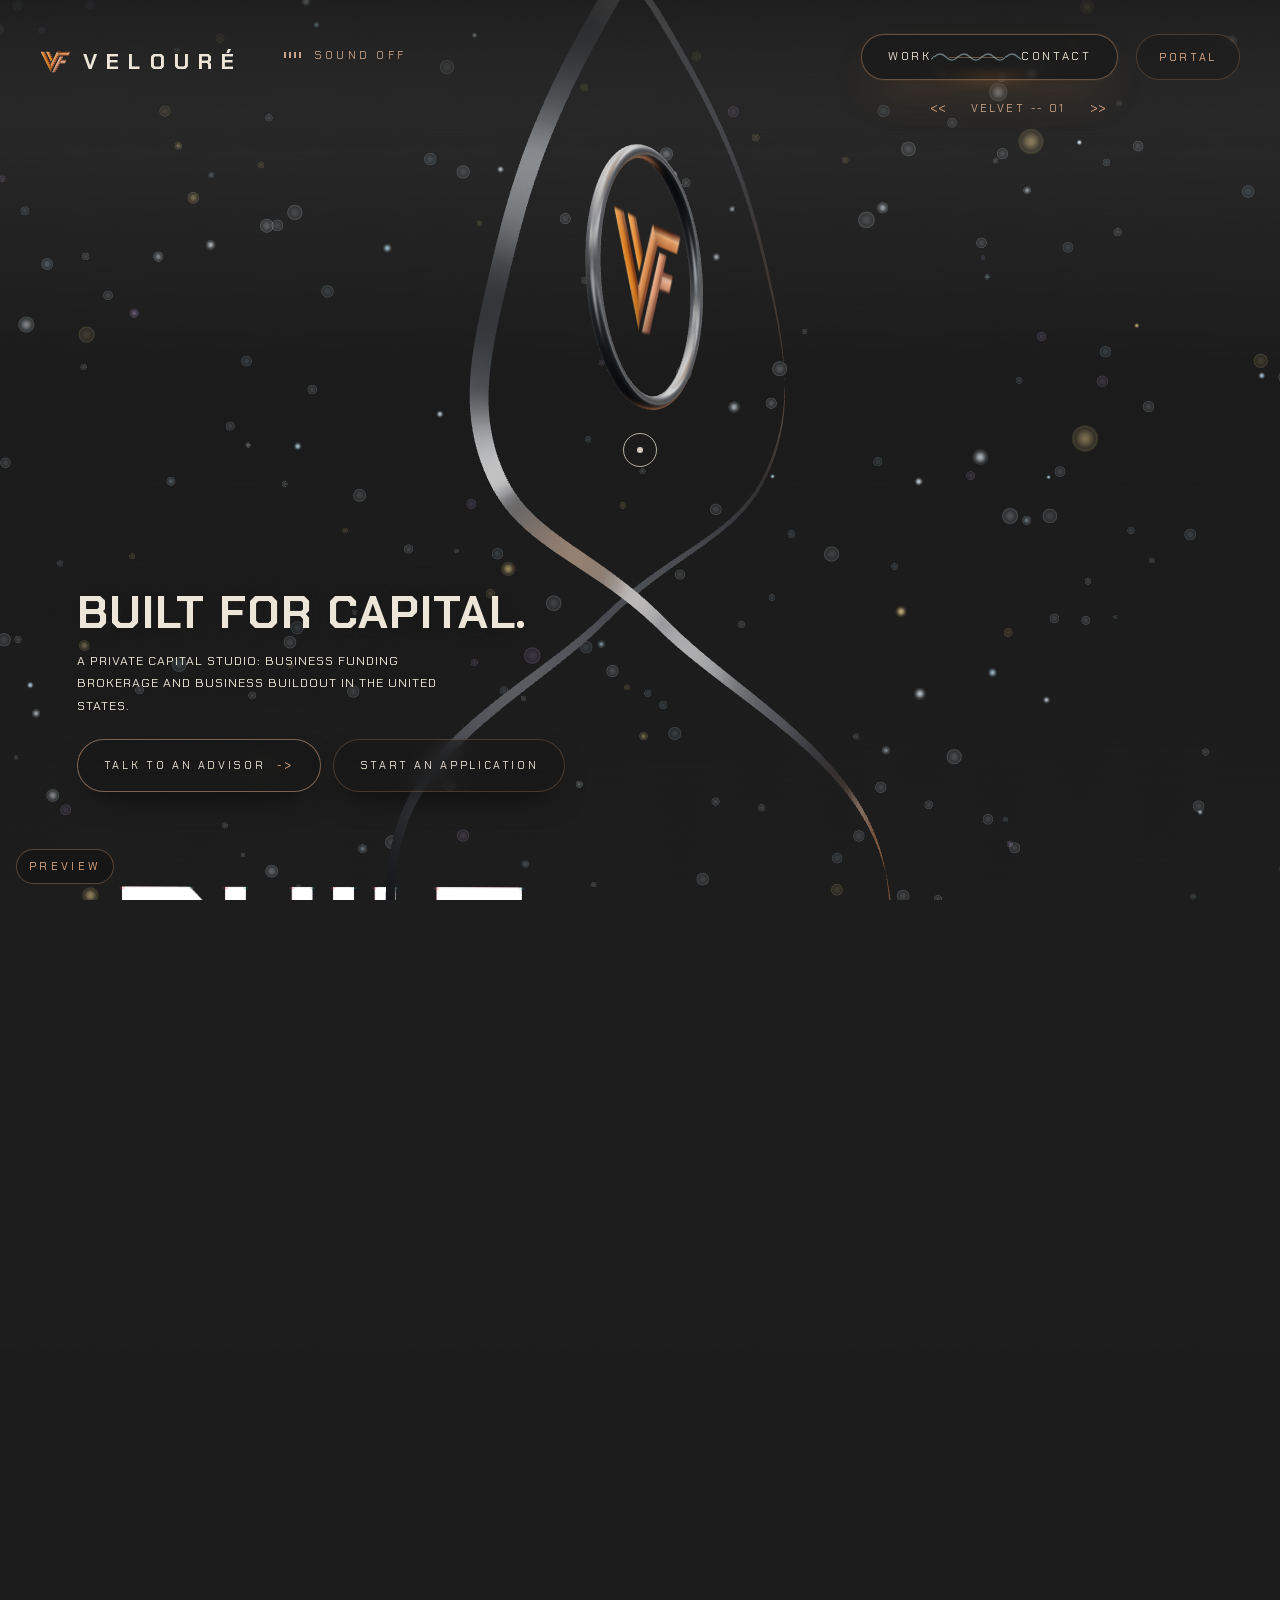
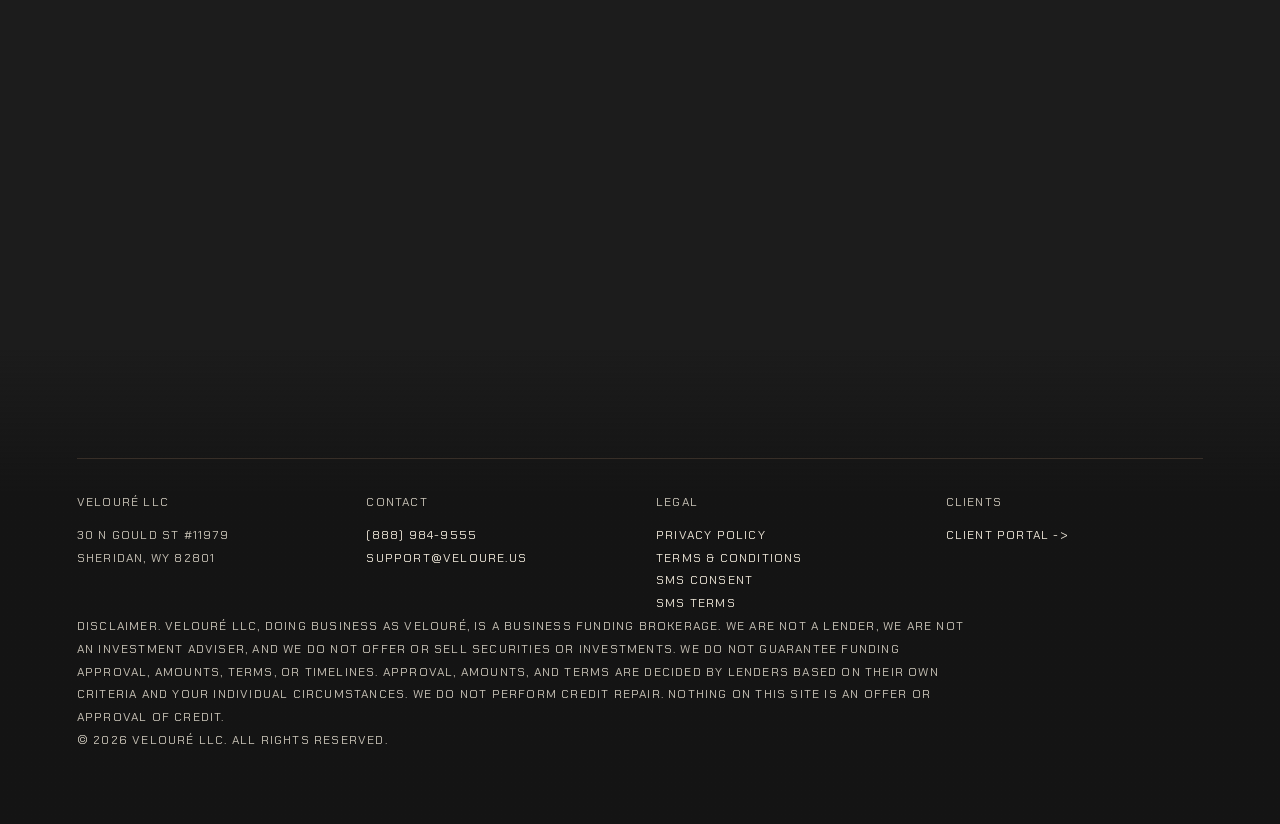
<file: index.html>
<!DOCTYPE html>
<html lang="en">
<head>
<meta charset="utf-8">
<meta name="viewport" content="width=device-width, initial-scale=1">
<title>VELOURÉ — Built for Capital</title>
<meta name="description" content="VELOURÉ is a private capital studio. We build businesses the way lenders want to see them, then put the file in front of the right capital.">
<meta name="theme-color" content="#1C1C1C">
<link rel="canonical" href="https://veloure.us/">
<link rel="icon" href="assets/favicon.svg" type="image/svg+xml">
<link rel="icon" href="assets/favicon-32.png" type="image/png" sizes="32x32">
<link rel="apple-touch-icon" href="assets/apple-touch-icon.png">
<meta property="og:type" content="website">
<meta property="og:site_name" content="VELOURÉ">
<meta property="og:title" content="VELOURÉ — Built for Capital">
<meta property="og:description" content="A private capital studio. We build businesses the way lenders want to see them, then put the file in front of the right capital.">
<meta property="og:url" content="https://veloure.us/">
<meta property="og:image" content="https://veloure.us/assets/og.png">
<meta property="og:image:width" content="1200">
<meta property="og:image:height" content="630">
<meta property="og:image:alt" content="VELOURÉ — Built for Capital">
<meta name="twitter:card" content="summary_large_image">
<meta name="twitter:title" content="VELOURÉ — Built for Capital">
<meta name="twitter:description" content="A private capital studio. We build businesses the way lenders want to see them, then put the file in front of the right capital.">
<meta name="twitter:image" content="https://veloure.us/assets/og.png">
<link rel="preload" href="assets/fonts/chakra-700.woff2" as="font" type="font/woff2" crossorigin>
<link rel="preload" href="assets/fonts/chakra-400.woff2" as="font" type="font/woff2" crossorigin>
<link rel="preload" href="assets/fonts/sharetech-mono.woff2" as="font" type="font/woff2" crossorigin>
<script>
/* WebGL probe (ruling 2026-11-18): fetch three.js only when the 3D scene can actually run; otherwise mark no-world now so the HTML page shows at once. */
(function(){var ok=false;try{var c=document.createElement('canvas');ok=!!(window.WebGLRenderingContext&&(c.getContext('webgl2')||c.getContext('webgl')));}catch(e){}
if(ok){var l=document.createElement('link');l.rel='modulepreload';l.href='vendor/three.module.min.js';document.head.appendChild(l);}else{document.documentElement.classList.add('no-world');}})();
</script>
<link rel="stylesheet" href="tokens.css?v=20261119b">
<link rel="stylesheet" href="styles.css?v=20261119b">
<script type="application/ld+json">
{"@context":"https://schema.org","@type":"FinancialService","name":"VELOURÉ","alternateName":"VELOURÉ LLC","url":"https://veloure.us/","logo":"https://veloure.us/assets/mark.svg","description":"Private capital studio: business funding brokerage and business buildout in the United States.","telephone":"+1-888-984-9555","email":"support@veloure.us","address":{"@type":"PostalAddress","streetAddress":"30 N Gould St #11979","addressLocality":"Sheridan","addressRegion":"WY","postalCode":"82801","addressCountry":"US"},"areaServed":"US"}
</script>
</head>
<body>
<a class="skip" href="#top">Skip to content</a>
<svg class="defs" aria-hidden="true" focusable="false"><defs>
  <symbol id="vfMark" viewBox="0 0 350 248"><linearGradient id="vfA" gradientUnits="userSpaceOnUse" x1="8" y1="8" x2="44.8" y2="-10.4"><stop offset="0" stop-color="#F6C27A"/><stop offset="0.08" stop-color="#E68F2E"/><stop offset="0.4" stop-color="#D4761F"/><stop offset="0.65" stop-color="#B85F16"/><stop offset="0.66" stop-color="#6E3416"/><stop offset="0.85" stop-color="#8A4520"/><stop offset="1" stop-color="#4E220E"/></linearGradient><linearGradient id="vfB" gradientUnits="userSpaceOnUse" x1="69" y1="8" x2="101.8" y2="-8.4"><stop offset="0" stop-color="#FAD08C"/><stop offset="0.08" stop-color="#F09A3A"/><stop offset="0.4" stop-color="#DD8128"/><stop offset="0.65" stop-color="#C26A1C"/><stop offset="0.66" stop-color="#703516"/><stop offset="0.85" stop-color="#8C4821"/><stop offset="1" stop-color="#52240F"/></linearGradient><linearGradient id="vfC" gradientUnits="userSpaceOnUse" x1="123" y1="146" x2="159.8" y2="164.4"><stop offset="0" stop-color="#FAD4A8"/><stop offset="0.08" stop-color="#E9A26A"/><stop offset="0.4" stop-color="#D4874B"/><stop offset="0.65" stop-color="#BD7039"/><stop offset="0.66" stop-color="#7A3E22"/><stop offset="0.85" stop-color="#99593A"/><stop offset="1" stop-color="#5A2B16"/></linearGradient><linearGradient id="vfD" gradientUnits="userSpaceOnUse" x1="0" y1="8" x2="0" y2="50"><stop offset="0" stop-color="#6A3318"/><stop offset="0.15" stop-color="#8F4D2B"/><stop offset="0.29" stop-color="#7E4222"/><stop offset="0.3" stop-color="#F2BD8E"/><stop offset="0.45" stop-color="#E09A62"/><stop offset="0.8" stop-color="#CB7C45"/><stop offset="1" stop-color="#B2653A"/></linearGradient><linearGradient id="vfE" gradientUnits="userSpaceOnUse" x1="137" y1="240" x2="169" y2="256"><stop offset="0" stop-color="#FBDCC2"/><stop offset="0.08" stop-color="#EEB58F"/><stop offset="0.4" stop-color="#D9946F"/><stop offset="0.65" stop-color="#C47E5B"/><stop offset="0.66" stop-color="#8A5440"/><stop offset="0.85" stop-color="#A86D55"/><stop offset="1" stop-color="#6A3B2A"/></linearGradient><linearGradient id="vfF" gradientUnits="userSpaceOnUse" x1="0" y1="100" x2="0" y2="140"><stop offset="0" stop-color="#6E4030"/><stop offset="0.15" stop-color="#98634C"/><stop offset="0.29" stop-color="#86523F"/><stop offset="0.3" stop-color="#F8D6BA"/><stop offset="0.45" stop-color="#E7AE8A"/><stop offset="0.8" stop-color="#D18E6C"/><stop offset="1" stop-color="#B87556"/></linearGradient><linearGradient id="vfS" gradientUnits="userSpaceOnUse" x1="0" y1="8" x2="0" y2="240"><stop offset="0" stop-color="#FFFFFF" stop-opacity="0.2"/><stop offset="0.3" stop-color="#FFFFFF" stop-opacity="0"/><stop offset="0.62" stop-color="#000000" stop-opacity="0"/><stop offset="1" stop-color="#000000" stop-opacity="0.26"/></linearGradient><linearGradient id="vfR" gradientUnits="userSpaceOnUse" x1="192" y1="0" x2="341" y2="0"><stop offset="0" stop-color="#000000" stop-opacity="0.2"/><stop offset="0.45" stop-color="#000000" stop-opacity="0"/><stop offset="0.7" stop-color="#FFFFFF" stop-opacity="0"/><stop offset="1" stop-color="#FFFFFF" stop-opacity="0.22"/></linearGradient><g shape-rendering="geometricPrecision"><polygon fill="url(#vfA)" points="8,8 54,8 123,146 123,238"/><polygon fill="url(#vfS)" points="8,8 54,8 123,146 123,238"/><polygon fill="url(#vfB)" points="69,8 110,8 145.5,79 125,120"/><polygon fill="url(#vfS)" points="69,8 110,8 145.5,79 125,120"/><polygon fill="url(#vfC)" points="123,238 123,146 192,8 238,8"/><polygon fill="url(#vfS)" points="123,238 123,146 192,8 238,8"/><polygon fill="url(#vfD)" points="192,8 341,8 320,50 217,50"/><polygon fill="url(#vfR)" points="192,8 341,8 320,50 217,50"/><polygon fill="url(#vfE)" points="226,62 266,62 177,240 137,240"/><polygon fill="url(#vfS)" points="226,62 266,62 177,240 137,240"/><polygon fill="url(#vfF)" points="247,100 299,100 279,140 227,140"/><polygon fill="url(#vfR)" points="247,100 299,100 279,140 227,140"/></g></symbol>
</defs></svg>

<!-- the world -->
<canvas id="world" aria-hidden="true"></canvas>
<div class="grain" aria-hidden="true"></div>

<!-- loader -->
<div class="loader" id="loader" aria-hidden="true"><canvas id="ldc"></canvas><span class="ld-brand">VELOURÉ</span></div>

<!-- cursor -->
<div class="cursor" id="cursor" aria-hidden="true"><i class="dot"></i><i class="ring"></i></div>

<!-- interface -->
<nav class="nav ui" id="nav" aria-label="Primary">
  <a class="brand" href="#top" data-scroll="0" aria-label="VELOURÉ — home"><svg viewBox="0 0 350 248" aria-hidden="true"><use href="#vfMark"/></svg><span>VELOURÉ</span></a>
  <button class="snd" id="sndBtn" type="button" aria-pressed="false" aria-label="Ambient sound"><i></i><i></i><i></i><i></i><span>Sound off</span></button>
  <div class="pill-wrap">
    <div class="pill" id="pill">
      <a href="#work" data-scroll="0.08">Work</a><i class="ln" aria-hidden="true"></i>
      <a href="#contact">Contact</a>
    </div>
    <div class="player" id="player" aria-label="Ambient sound">
      <button class="prev" type="button" aria-label="Previous mood">&lt;&lt;</button>
      <span class="pn">VELVET -- 01</span>
      <button class="next" type="button" aria-label="Next mood">&gt;&gt;</button>
    </div>
  </div>
  <a class="login" href="https://app.velourefunding.com" data-app="">Portal</a>
</nav>

<main id="top" tabindex="-1">
  <!-- 00 · home -->
  <section class="scene hero" id="hero">
    <div class="over hero-copy on" data-for="hero" data-from="0" data-to="0.75">
      <h1>Built for capital.</h1>
      <p>A private capital studio: business funding brokerage and business buildout in the United States.</p>
      <div class="hero-cta"><a class="btn" href="#contact" data-open="contact">Talk to an advisor <i>-&gt;</i></a><a class="btn ghost" href="#apply" data-open="apply">Start an application</a></div>
    </div>
  </section>

  <!-- 01 · statement -->
  <section class="scene" id="statement" data-lines="BUILT|FOR|CAPITAL.">
    <p class="sr">Built for capital.</p>
    <div class="over col-right" data-for="statement" data-from="-0.2" data-to="1.1">
      <p class="k gl">Founded in 2026 &nbsp;//&nbsp; United States</p>
      <p class="gl">VELOURÉ is a private capital studio. We build businesses the way lenders want to see them — entity, banking, credit profile, documentation — then put the file in front of the right capital.</p>
      <p class="gl">One advisor on your file from the first call to the wire. No lending, no guarantees, no form-and-forget.</p>
    </div>
  </section>

  <!-- 02 · the work -->
  <section class="scene work" id="work">
    <h2 class="sr">The work</h2>
    <ul id="cards" class="sr-list" aria-label="The work">
      <li><button type="button" data-card="funding" data-kicker="Funding brokerage" data-title="The Funding File" data-hue="28" data-open="funding">The Funding File — business and personal funding, brokered</button></li>
      <li><button type="button" data-card="buildout" data-kicker="Business buildout" data-title="The Buildout" data-hue="20" data-open="buildout">The Buildout — entity, banking, credit profile, presence</button></li>
      <li><button type="button" data-card="packaging" data-kicker="Lender packaging" data-title="Lender-Ready Packaging" data-hue="34" data-open="packaging">Lender-ready packaging — the file a lender reads in four minutes</button></li>
      <li><button type="button" data-card="credit" data-kicker="Credit architecture" data-title="Credit, Architected" data-hue="42" data-open="credit">Credit, architected — the profile before the application</button></li>
      <li><button type="button" data-card="path" data-kicker="Path finder" data-title="Where Do You Stand?" data-hue="14" data-open="path">Where do you stand? — four questions, an honest answer</button></li>
      <li><button type="button" data-card="contact" data-kicker="Advisor call" data-title="Talk to an Advisor" data-hue="30" data-open="contact">Talk to an advisor — fifteen minutes, no fee</button></li>
      <li><button type="button" data-card="portal" data-kicker="Client portal" data-title="The Portal" data-hue="24">The portal — client login</button></li>
    </ul>
    <div class="over col-left" data-for="work" data-from="0.05" data-to="0.98">
      <p class="k gl">What are you looking for?</p>
      <ul class="arrows">
        <li><a href="#funding" data-open="funding"><i>-&gt;</i> Business funding</a></li>
        <li><a href="#funding" data-open="funding"><i>-&gt;</i> Personal funding</a></li>
        <li><a href="#buildout" data-open="buildout"><i>-&gt;</i> Business buildout</a></li>
        <li><a href="#path" data-open="path"><i>-&gt;</i> Not sure yet</a></li>
      </ul>
      <a class="ask" href="#contact" data-open="contact">Talk to an advisor<span>...</span></a>
    </div>
    <p class="hint-pick over" data-for="work" data-from="0.05" data-to="0.98" aria-hidden="true">Pick a card to open it</p>
  </section>

  <!-- 03 · the process -->
  <section class="scene" id="process">
    <div class="over col-left wide" data-for="process" data-from="-0.1" data-to="1.1">
      <h2 class="big gl">// The process <i>-&gt;</i></h2>
      <p class="gl">Where a first call becomes a funded file. Three stages, one advisor, nothing left to chance.</p>
      <a class="arrow-link gl" href="#process-detail" data-open="process"><i>-&gt;</i> See the three stages</a>
    </div>
  </section>

  <!-- 04 · end -->
  <section class="scene end" id="end">
    <div id="contact" class="anchor" aria-hidden="true"></div>
    <div class="over col-left wide" data-for="end" data-from="-0.1" data-to="2">
      <h2 class="big gl">Let's talk.</h2>
      <p class="gl">Fifteen minutes with an advisor. No fee, no obligation — a plain reading of where you stand and what we would do about it.</p>
      <div class="ctas">
        <a class="btn" href="#contact" data-open="contact">Talk to an advisor <i>-&gt;</i></a>
        <a class="btn ghost" href="#apply" data-open="apply">Start an application</a>
      </div>
    </div>
  </section>

  <footer class="foot ui">
    <div class="foot-grid">
      <div>
        <p class="k">VELOURÉ LLC</p>
        <p>30 N Gould St #11979<br>Sheridan, WY 82801</p>
      </div>
      <div>
        <p class="k">Contact</p>
        <p><a href="tel:+18889849555">(888) 984-9555</a><br><a href="mailto:support@veloure.us">support@veloure.us</a></p>
      </div>
      <div>
        <p class="k">Legal</p>
        <p><a href="privacy-policy/">Privacy policy</a><br><a href="terms/">Terms &amp; conditions</a><br><a href="sms-consent/">SMS consent</a><br><a href="sms-terms/">SMS terms</a></p>
      </div>
      <div>
        <p class="k">Clients</p>
        <p><a href="https://app.velourefunding.com" data-app="">Client portal -&gt;</a></p>
      </div>
    </div>
    <p class="disclaimer"><b>Disclaimer.</b> VELOURÉ LLC, doing business as VELOURÉ, is a business funding brokerage. We are not a lender, we are not an investment adviser, and we do not offer or sell securities or investments. We do not guarantee funding approval, amounts, terms, or timelines. Approval, amounts, and terms are decided by lenders based on their own criteria and your individual circumstances. We do not perform credit repair. Nothing on this site is an offer or approval of credit.</p>
    <p class="copy">© 2026 VELOURÉ LLC. All rights reserved.</p>
  </footer>
</main>

<!-- ===== modals ===== -->
<div class="modal" id="m-contact" hidden role="dialog" aria-modal="true" aria-labelledby="m-contact-t">
  <div class="m-box">
    <button class="m-close" type="button"><i>&lt;-</i> Close</button>
    <p class="k">Contact &nbsp;//&nbsp; VELOURÉ</p>
    <h2 class="m-title" id="m-contact-t">Let's talk.</h2>
    <p class="m-lede">Fifteen minutes with an advisor, or three minutes to start a file. Either way a person reads it — and answers within one business day.</p>
    <div class="startbox">
      <div class="tabs" role="tablist" aria-label="How would you like to start?">
        <button class="tab on" role="tab" aria-selected="true" data-panel="book" id="tab-book" type="button"><span class="ti">Talk to an advisor</span><span class="ts">15 minutes, no fee</span></button>
        <button class="tab" role="tab" aria-selected="false" data-panel="apply" id="tab-apply" type="button"><span class="ti">Start an application</span><span class="ts">About 3 minutes</span></button>
      </div>
      <div class="panel on" id="panel-book" role="tabpanel" aria-labelledby="tab-book"><div id="bookBody"></div></div>
      <div class="panel" id="panel-apply" role="tabpanel" aria-labelledby="tab-apply"><div class="stepbar" id="appBar" aria-hidden="true"></div><div id="appBody"></div></div>
    </div>
    <p class="m-foot">Prefer the phone? <a href="tel:+18889849555">(888) 984-9555</a> &nbsp;//&nbsp; <a href="mailto:support@veloure.us">support@veloure.us</a></p>
  </div>
</div>

<div class="modal" id="m-path" hidden role="dialog" aria-modal="true" aria-labelledby="m-path-t">
  <div class="m-box">
    <button class="m-close" type="button"><i>&lt;-</i> Close</button>
    <p class="k">Path finder &nbsp;//&nbsp; 4 questions</p>
    <h2 class="m-title" id="m-path-t">Where do you stand?</h2>
    <p class="m-lede">Four questions. An honest reading of which door to walk through — funding now, buildout first, or both.</p>
    <div class="router">
      <div class="prog" id="prog" aria-hidden="true"><i class="on"></i><i></i><i></i><i></i></div>
      <div id="routerBody"></div>
    </div>
  </div>
</div>

<div class="modal" id="m-funding" hidden role="dialog" aria-modal="true" aria-labelledby="m-funding-t">
  <div class="m-box">
    <button class="m-close" type="button"><i>&lt;-</i> Close</button>
    <p class="k">01 &nbsp;//&nbsp; Funding brokerage</p>
    <h2 class="m-title" id="m-funding-t">The Funding File</h2>
    <p class="meta">2026 &nbsp;/&nbsp; Brokerage &nbsp;/&nbsp; Business + personal</p>
    <p class="m-lede">Your business, packaged the way capital reads it — and placed with lenders who fund your profile, not the profile on their landing page.</p>
    <div class="m-cols">
      <div>
        <h3>What we place</h3>
        <ul class="list">
          <li>Term loans and business lines of credit</li>
          <li>Working capital and revenue-based advances</li>
          <li>Equipment and vehicle financing</li>
          <li>Business credit cards and 0% introductory lines</li>
          <li>Personal funding routes for owners and founders</li>
          <li>Real-estate-backed and SBA-style programs through partner lenders</li>
        </ul>
      </div>
      <div>
        <h3>How a file moves</h3>
        <ol class="list num">
          <li>A fifteen-minute call. We read the business the way a lender will.</li>
          <li>We build the file: statements, structure, story, use of funds.</li>
          <li>We place it with the lenders whose box you actually fit.</li>
          <li>Offers come back. We read the terms with you. You choose.</li>
        </ol>
      </div>
    </div>
    <p class="m-note">We broker. We do not lend, and no approval, amount or timeline is guaranteed — lenders decide on their own criteria. We tell you where you stand before anyone pulls anything.</p>
    <div class="ctas"><a class="btn" href="#contact" data-open="contact">Talk to an advisor <i>-&gt;</i></a><a class="btn ghost" href="#apply" data-open="apply">Start an application</a></div>
  </div>
</div>

<div class="modal" id="m-buildout" hidden role="dialog" aria-modal="true" aria-labelledby="m-buildout-t">
  <div class="m-box">
    <button class="m-close" type="button"><i>&lt;-</i> Close</button>
    <p class="k">02 &nbsp;//&nbsp; Business buildout</p>
    <h2 class="m-title" id="m-buildout-t">The Buildout</h2>
    <p class="meta">2026 &nbsp;/&nbsp; Structure &nbsp;/&nbsp; Weeks, not quarters</p>
    <p class="m-lede">The foundation lenders check before they say yes — built in the order they check it.</p>
    <div class="m-cols">
      <div>
        <h3>What gets built</h3>
        <ul class="list">
          <li>Entity formation, EIN, operating documents, registered agent</li>
          <li>Business banking and merchant processing, opened and seasoned</li>
          <li>Business credit profile: registrations, bureaus, first tradelines</li>
          <li>Presence that passes a lender's five-minute check: domain, site, email, phone, listings</li>
          <li>A fundability review — what a lender sees today, and what changes it</li>
        </ul>
      </div>
      <div>
        <h3>Who it is for</h3>
        <ul class="list">
          <li>New companies that want to be fundable from day one</li>
          <li>Operating businesses that keep getting declined and don't know why</li>
          <li>Owners separating personal and business credit before they scale</li>
        </ul>
      </div>
    </div>
    <p class="m-note">Buildout is advisory and administrative work on your company's structure and records. It is not legal or tax advice, and it does not guarantee any lender's decision.</p>
    <div class="ctas"><a class="btn" href="#contact" data-open="contact">Talk to an advisor <i>-&gt;</i></a><a class="btn ghost" href="#path" data-open="path">Not sure? Find your path</a></div>
  </div>
</div>

<div class="modal" id="m-packaging" hidden role="dialog" aria-modal="true" aria-labelledby="m-packaging-t">
  <div class="m-box">
    <button class="m-close" type="button"><i>&lt;-</i> Close</button>
    <p class="k">03 &nbsp;//&nbsp; Lender packaging</p>
    <h2 class="m-title" id="m-packaging-t">Lender-Ready Packaging</h2>
    <p class="meta">2026 &nbsp;/&nbsp; Documentation &nbsp;/&nbsp; Every file we place</p>
    <p class="m-lede">A lender gives your file about four minutes. We make sure those four minutes answer every question before it is asked.</p>
    <div class="m-cols">
      <div>
        <h3>Inside the package</h3>
        <ul class="list">
          <li>Bank statements with the story read for them: deposits, balances, seasonality</li>
          <li>Financials, tax returns and a clean ownership record</li>
          <li>A one-page summary: who you are, what you need, how it gets repaid</li>
          <li>Use-of-funds and collateral, where it applies</li>
          <li>Everything named, ordered and dated the way underwriters expect</li>
        </ul>
      </div>
      <div>
        <h3>Why it matters</h3>
        <p>Most declines are not about the business. They are about a file that made the underwriter work. A packaged file gets read, gets priced better, and gets answered faster.</p>
      </div>
    </div>
    <div class="ctas"><a class="btn" href="#contact" data-open="contact">Talk to an advisor <i>-&gt;</i></a></div>
  </div>
</div>

<div class="modal" id="m-credit" hidden role="dialog" aria-modal="true" aria-labelledby="m-credit-t">
  <div class="m-box">
    <button class="m-close" type="button"><i>&lt;-</i> Close</button>
    <p class="k">04 &nbsp;//&nbsp; Credit architecture</p>
    <h2 class="m-title" id="m-credit-t">Credit, Architected</h2>
    <p class="meta">2026 &nbsp;/&nbsp; Profile &nbsp;/&nbsp; Before the application</p>
    <p class="m-lede">Lenders read a profile before they read a pitch. We build the business profile in sequence and show you, plainly, what the personal one says.</p>
    <div class="m-cols">
      <div>
        <h3>Business side</h3>
        <ul class="list">
          <li>Registrations and bureau files established and matched to your entity</li>
          <li>Starter tradelines in the order that reports</li>
          <li>Utilisation, payment cadence and limits planned, not improvised</li>
          <li>A timeline from first tradeline to bank-grade products</li>
        </ul>
      </div>
      <div>
        <h3>Personal side</h3>
        <ul class="list">
          <li>A readiness read: what a lender will see, what will stop them, what to do first</li>
          <li>Timing advice — when to apply, when to wait</li>
        </ul>
      </div>
    </div>
    <p class="m-note">We do not dispute, "repair" or alter credit history, and we make no promises about scores. We show you what lenders will see and how to prepare for it.</p>
    <div class="ctas"><a class="btn" href="#contact" data-open="contact">Talk to an advisor <i>-&gt;</i></a></div>
  </div>
</div>

<div class="modal" id="m-process" hidden role="dialog" aria-modal="true" aria-labelledby="m-process-t">
  <div class="m-box">
    <button class="m-close" type="button"><i>&lt;-</i> Close</button>
    <p class="k">// The process</p>
    <h2 class="m-title" id="m-process-t">Three stages. One advisor.</h2>
    <div class="stages">
      <div class="stage"><p class="sn">Stage 01</p><h3>Read</h3><p>A fifteen-minute call. We read your business the way a lender will — revenue, time in business, credit, structure — and tell you plainly where you stand.</p></div>
      <div class="stage"><p class="sn">Stage 02</p><h3>Build</h3><p>We fix what would get you declined: entity, banking, credit profile, documentation, presence. Weeks, not quarters, and you see every step.</p></div>
      <div class="stage"><p class="sn">Stage 03</p><h3>Place</h3><p>Your file goes to lenders who fund your profile. Offers come back; we read the terms with you; you choose. The same advisor, start to wire.</p></div>
    </div>
    <h3 class="not-h">What it is not</h3>
    <ul class="list not">
      <li>Not a lender</li>
      <li>Not a guarantee</li>
      <li>Not credit repair</li>
      <li>Not a form you fill in and never hear from again</li>
    </ul>
    <div class="ctas"><a class="btn" href="#contact" data-open="contact">Start with the call <i>-&gt;</i></a></div>
  </div>
</div>

<aside class="badge" id="previewBadge" hidden aria-label="Preview mode">Preview</aside>

<script type="module" src="world.js?v=20261119b"></script>
<script src="ui.js?v=20261119b" defer></script>
<script src="main.js?v=20261119b" defer></script>
</body>
</html>
</file>
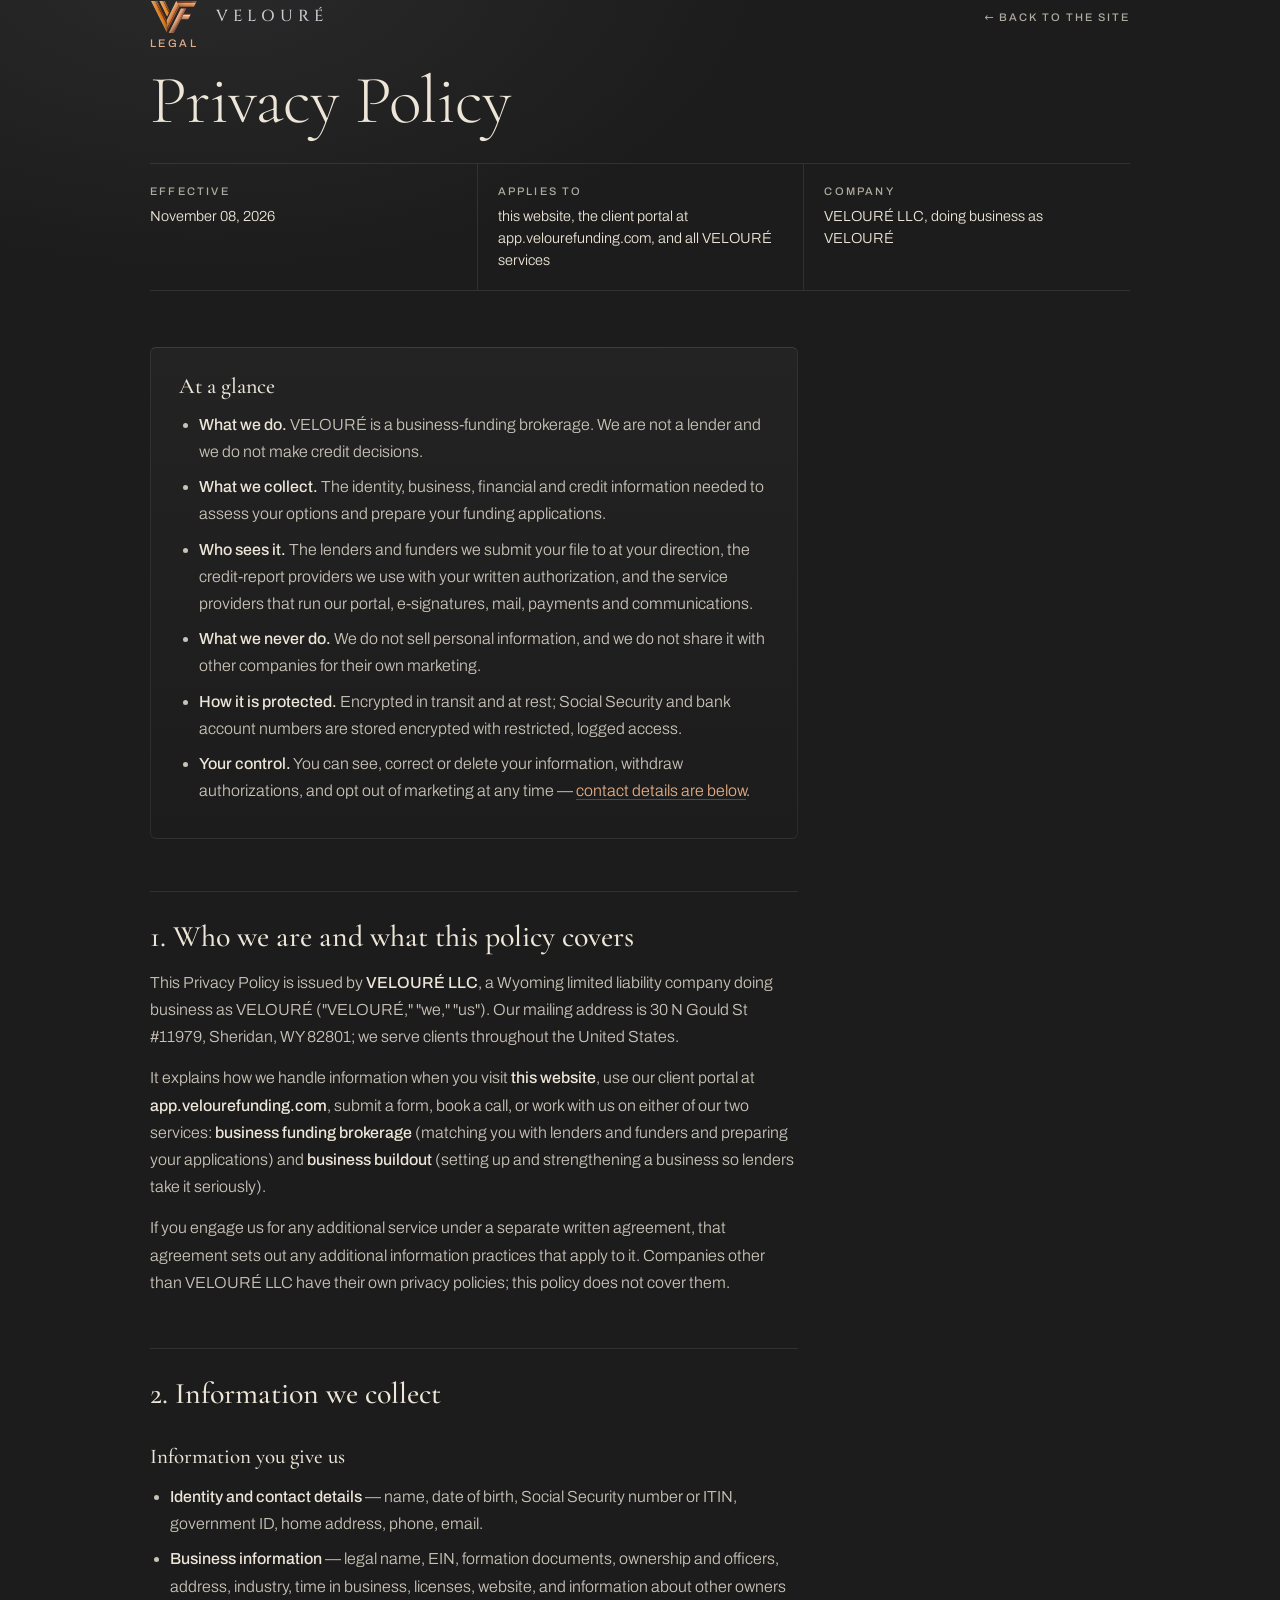
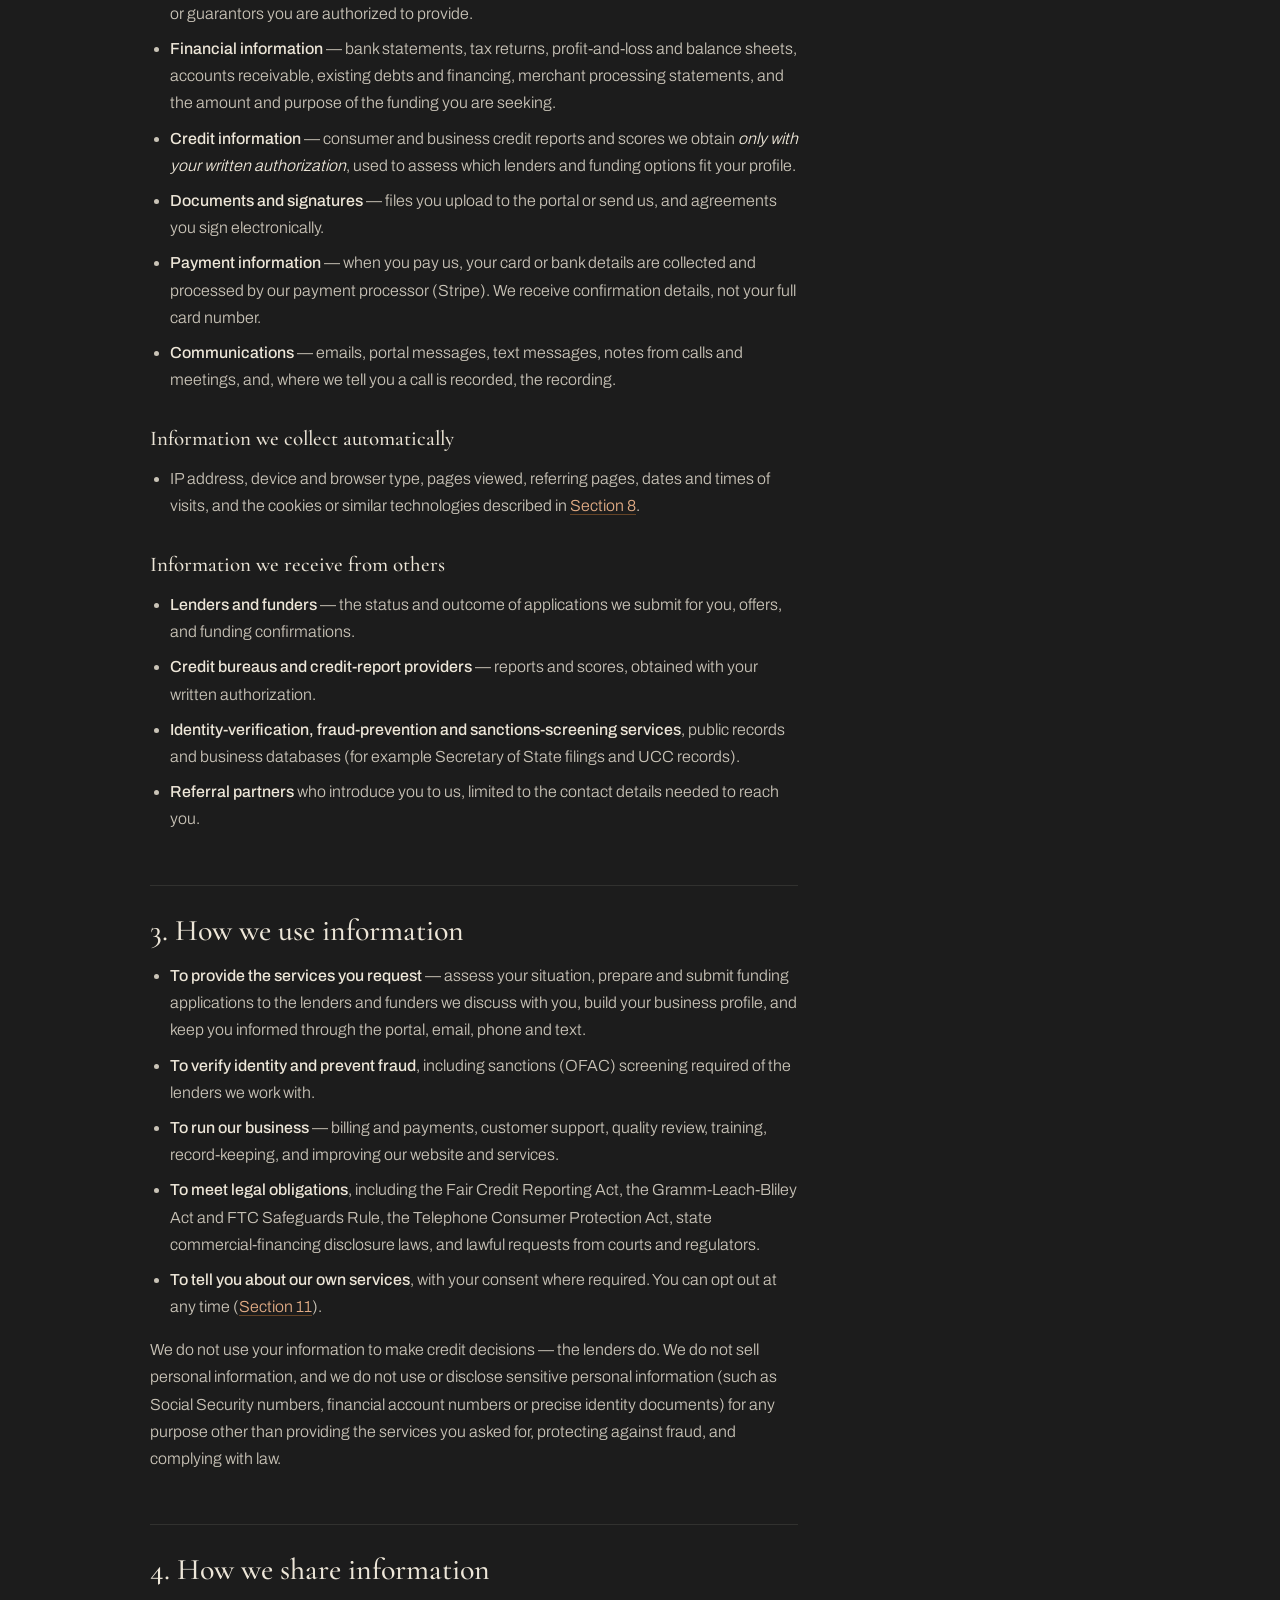
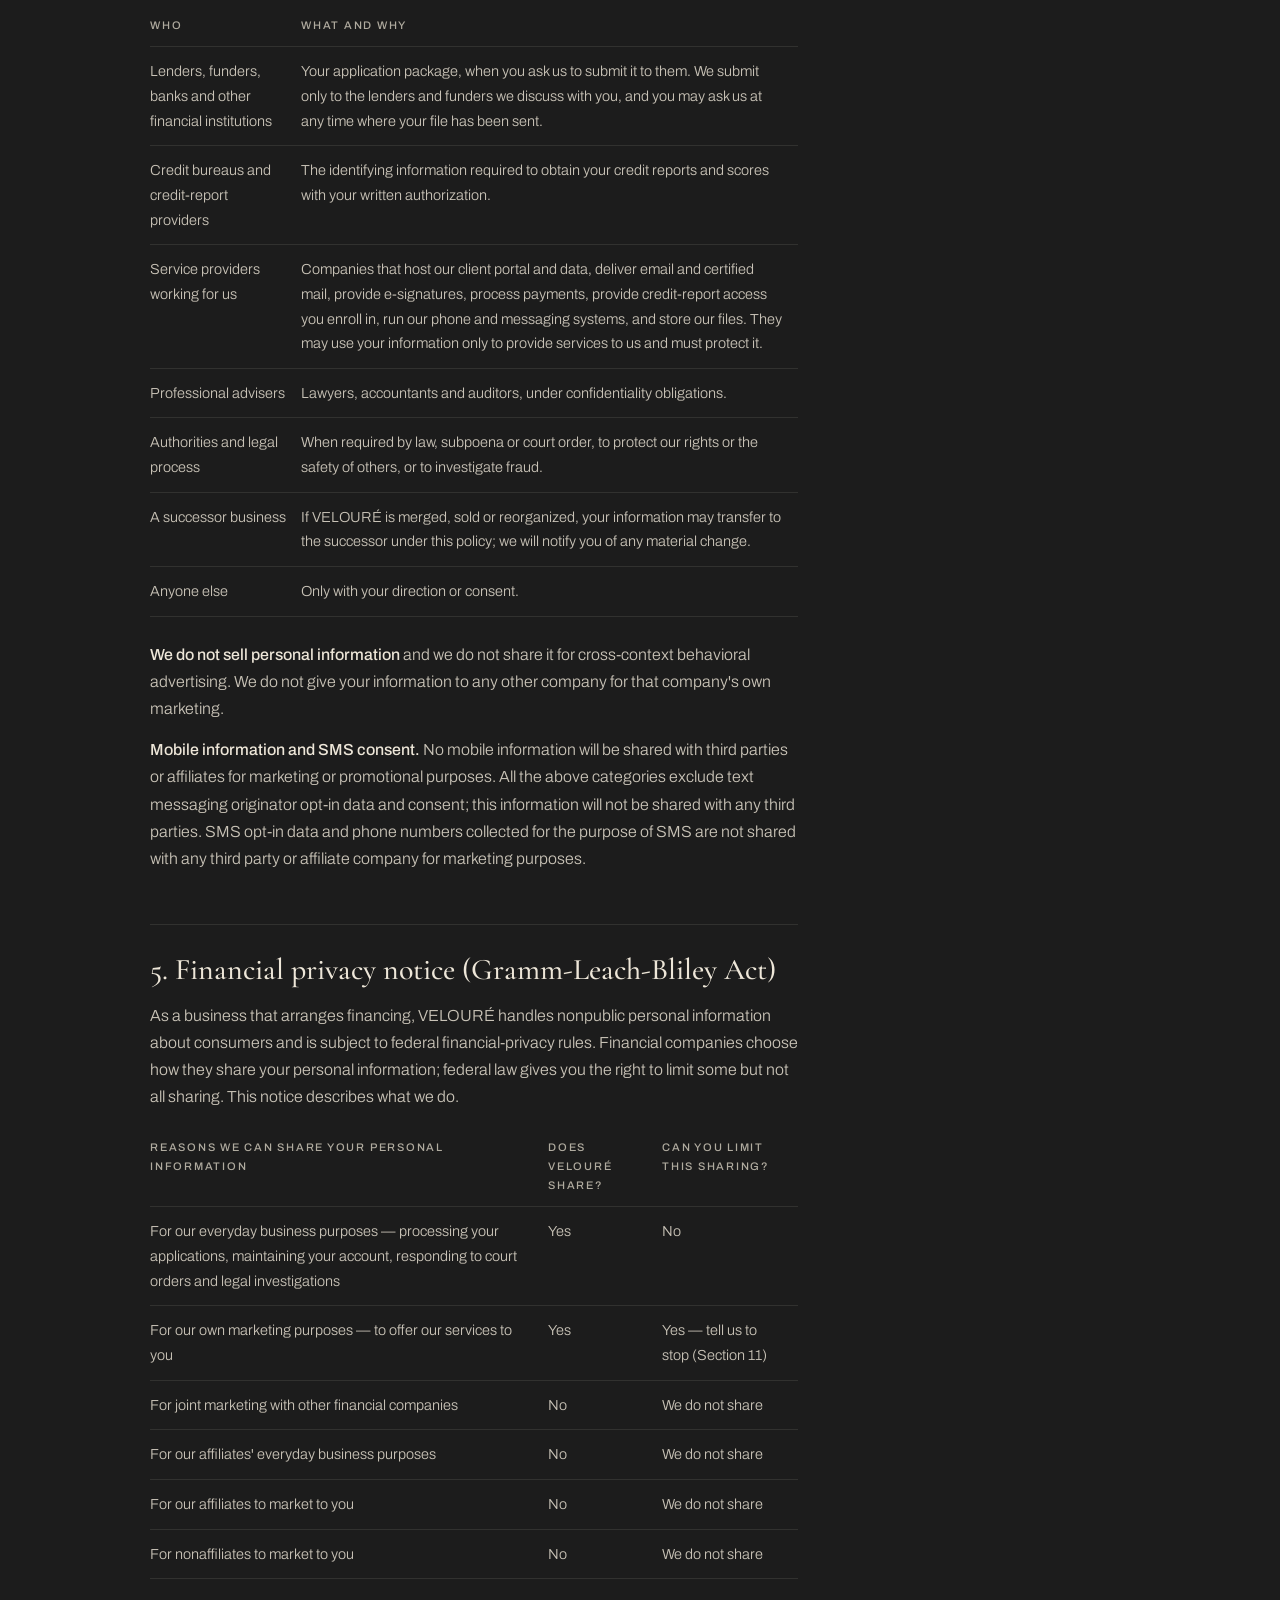
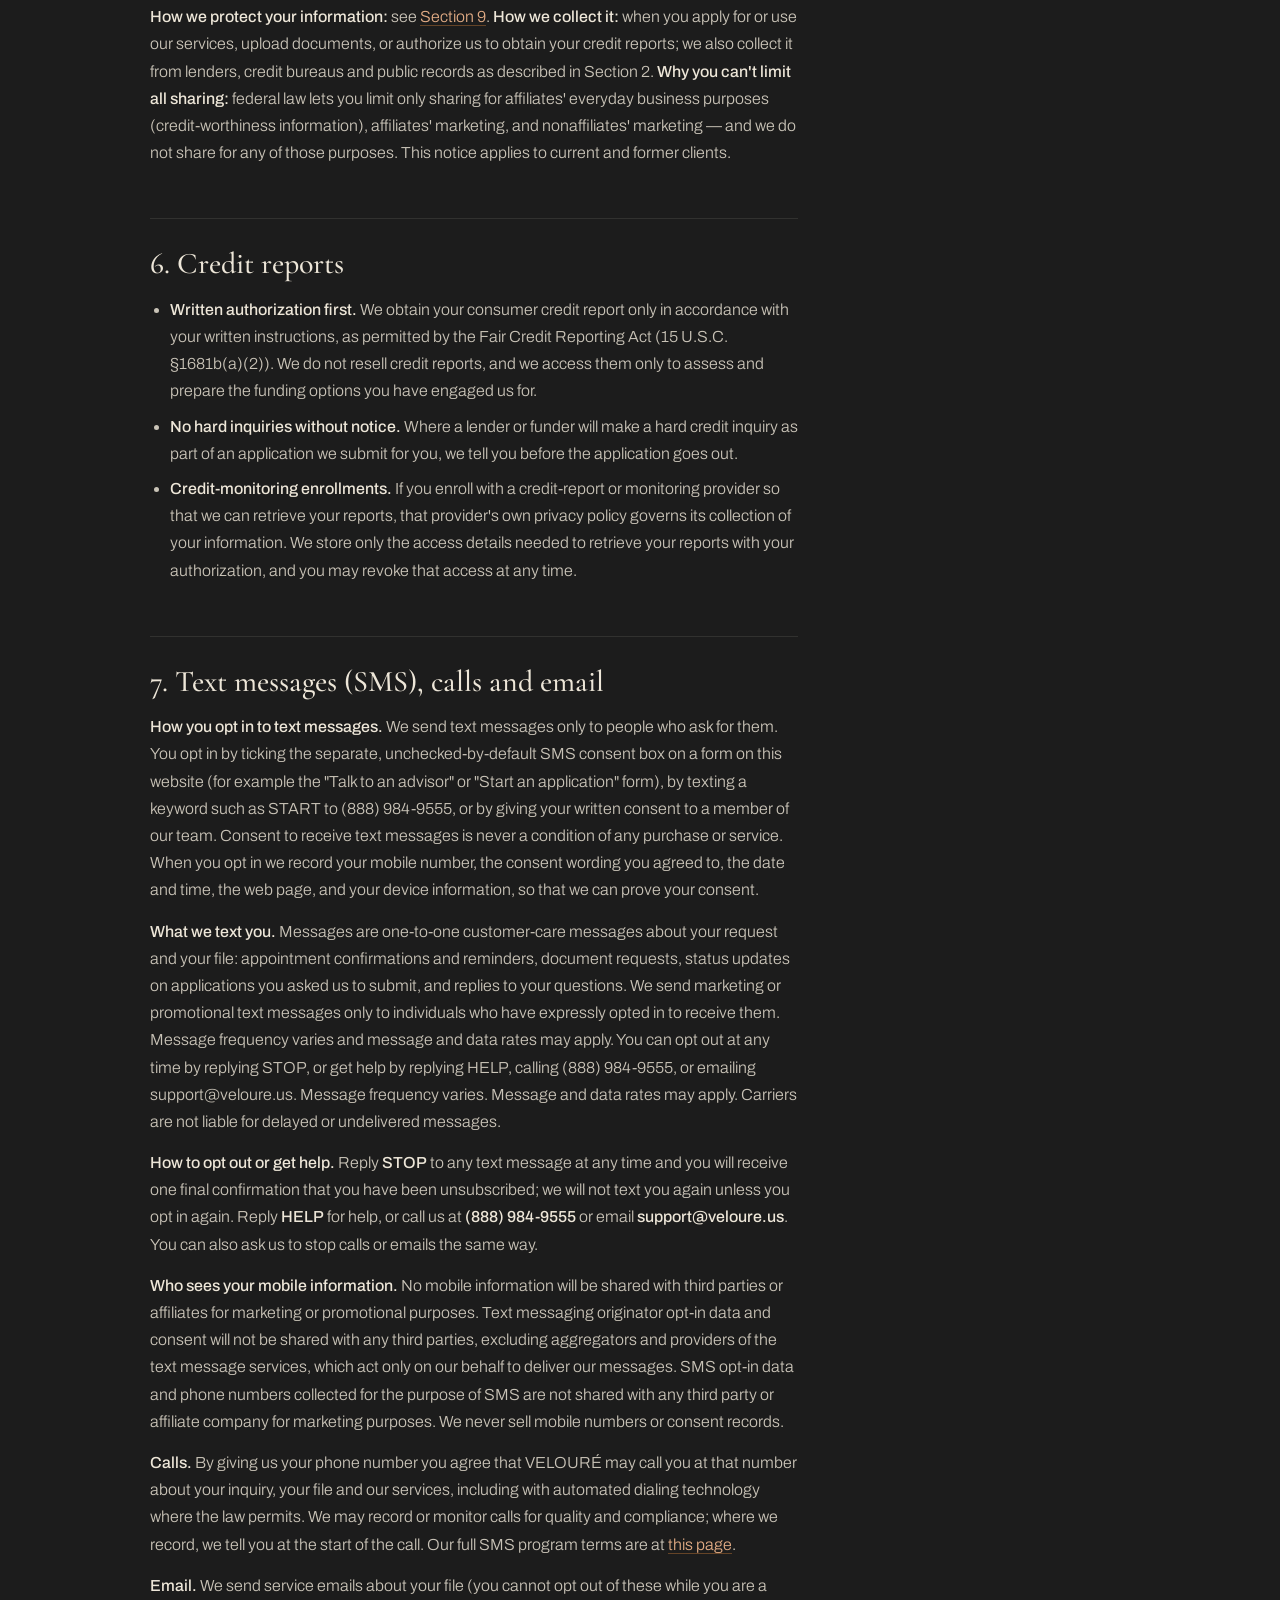
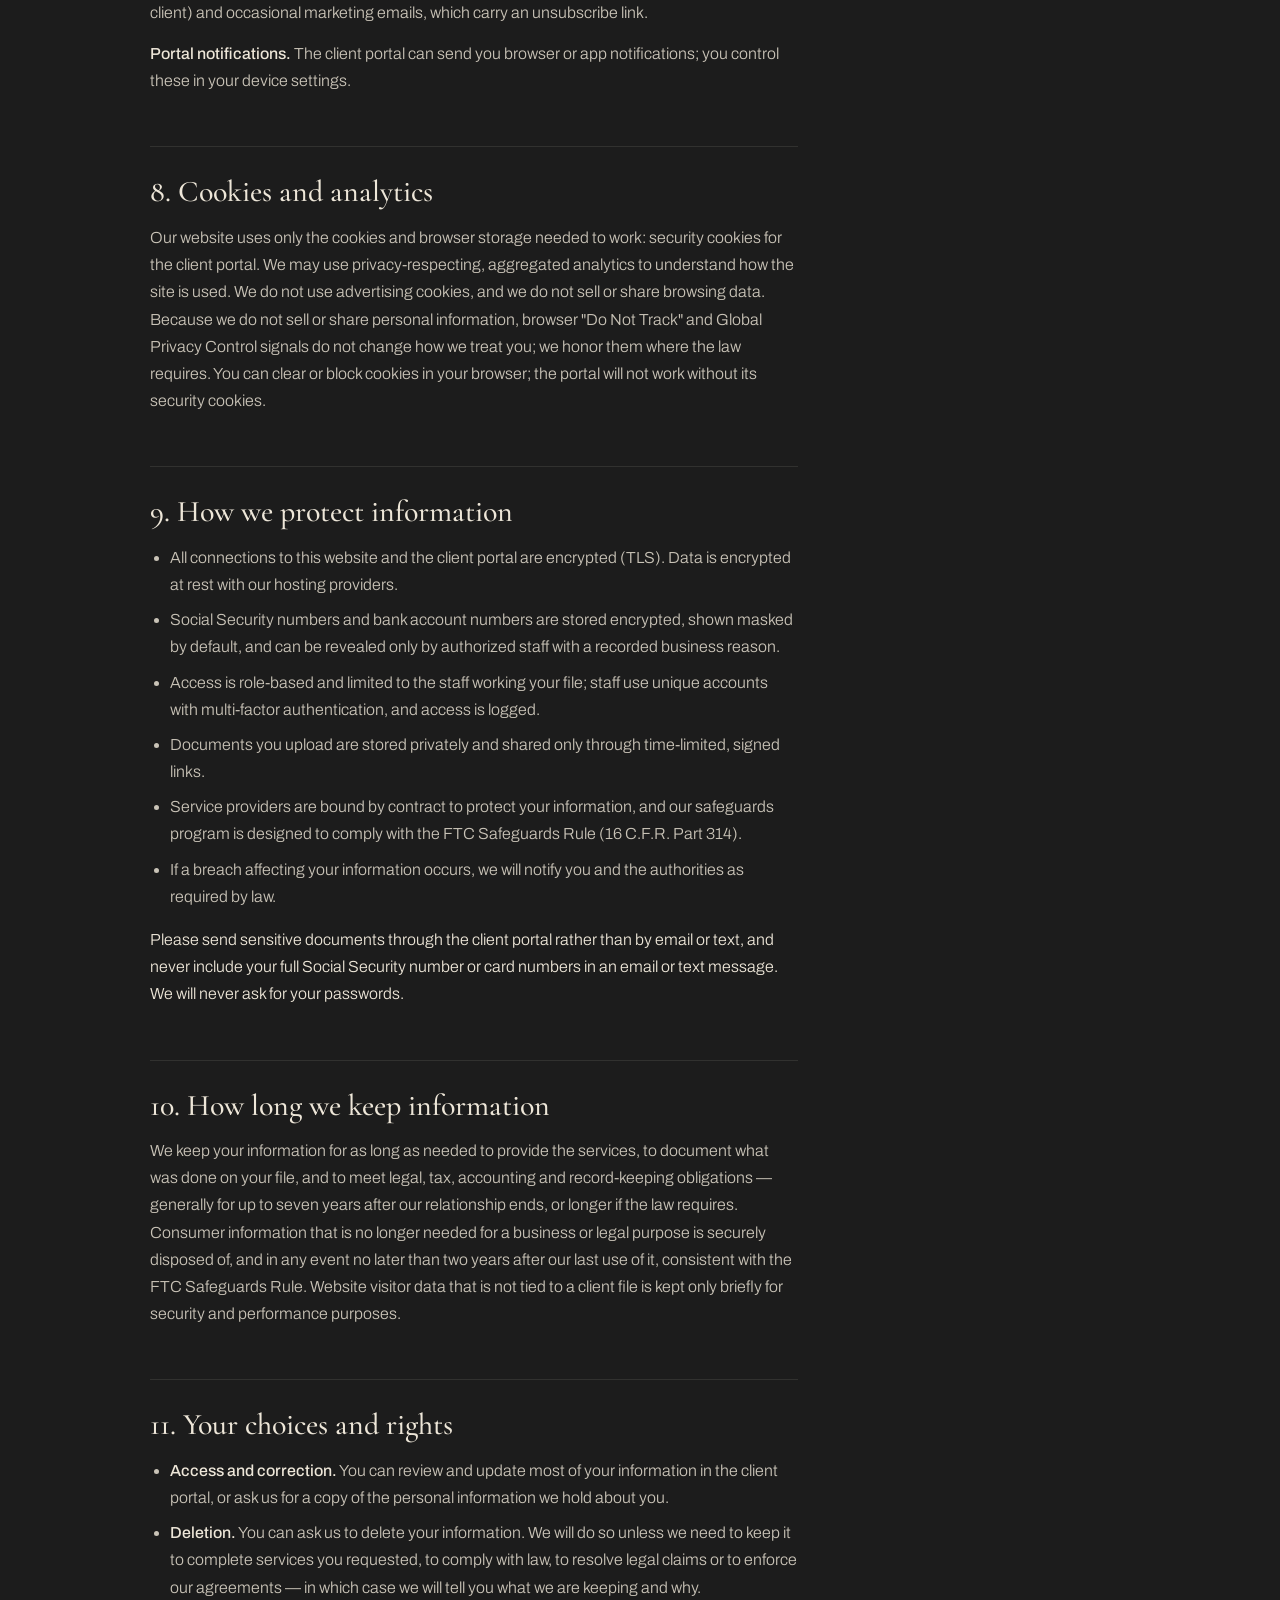
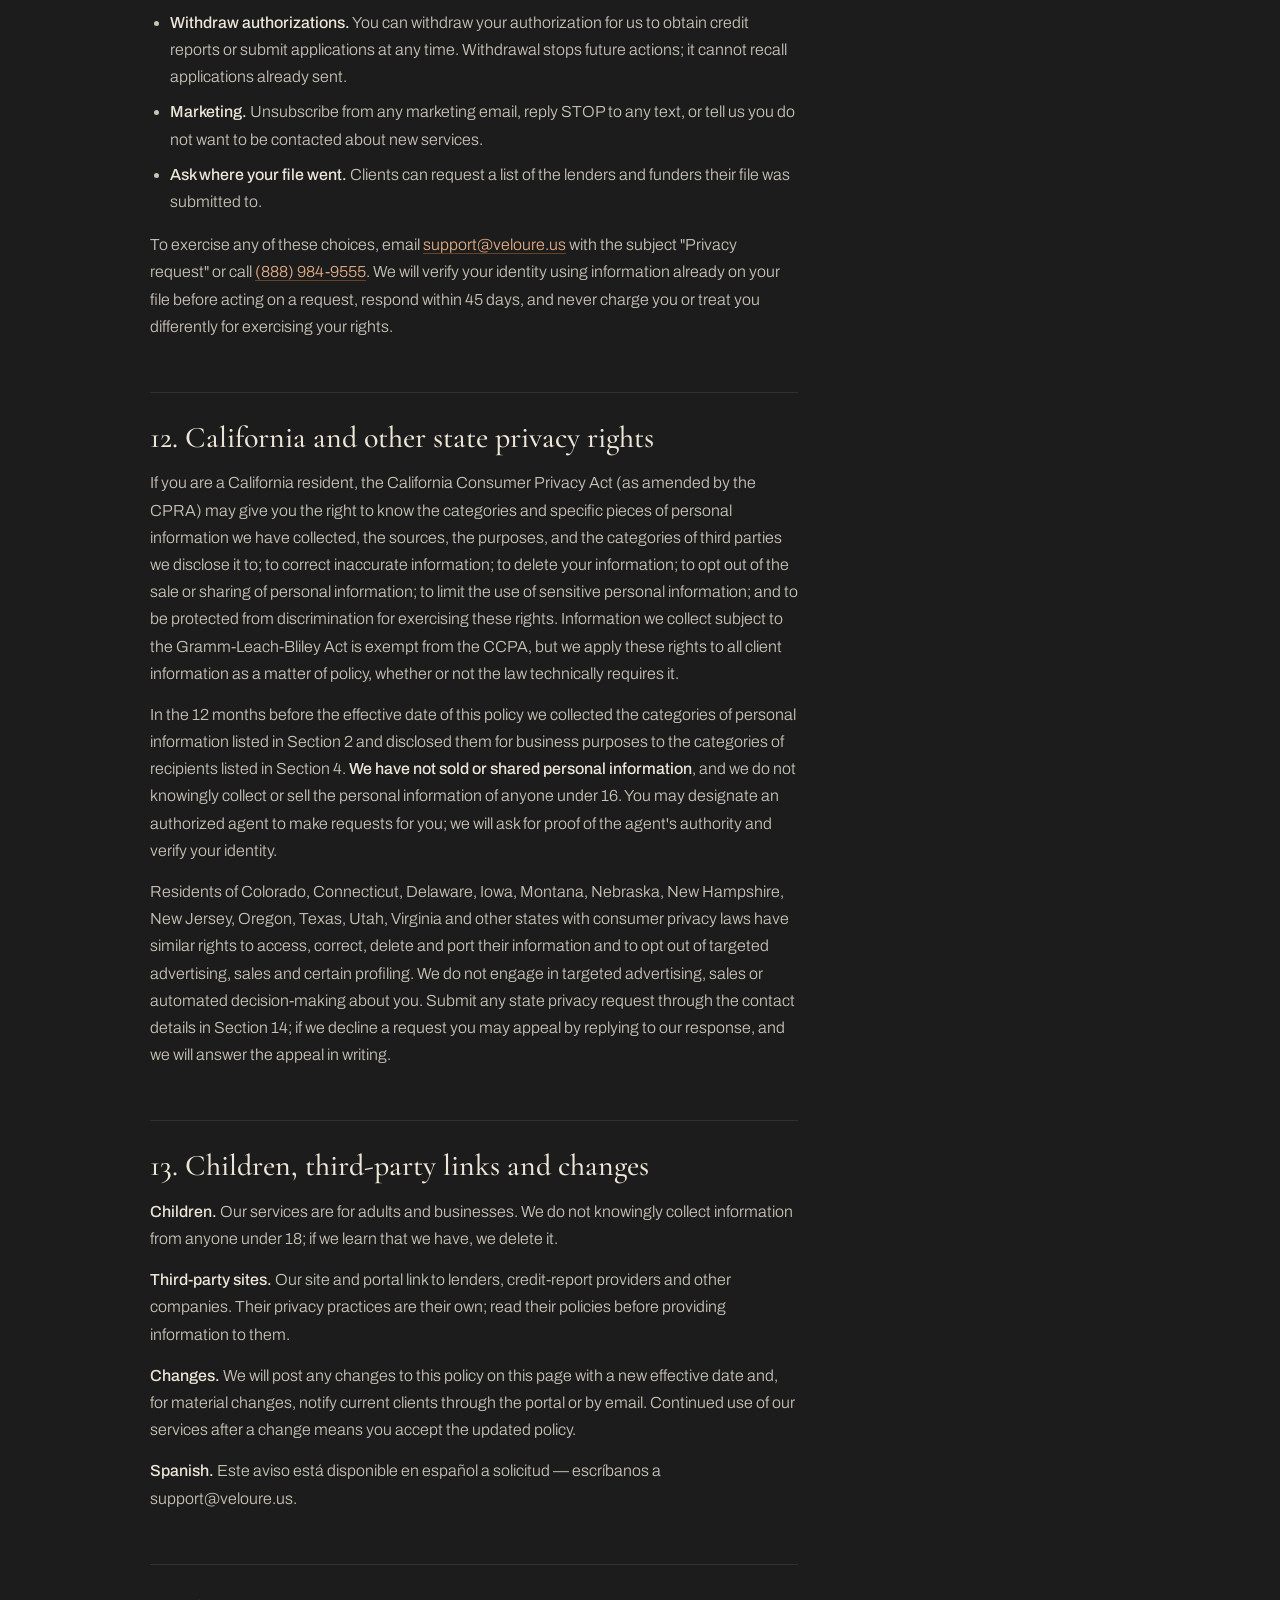
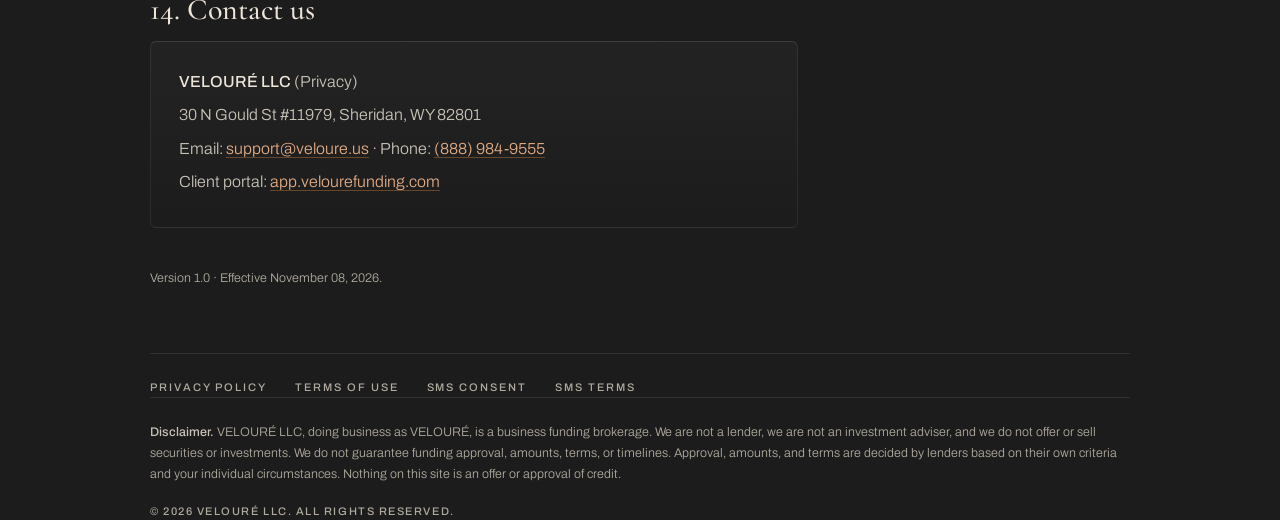
<file: privacy-policy/index.html>
<!DOCTYPE html>
<html lang="en">
<head>
<meta charset="utf-8">
<meta name="viewport" content="width=device-width, initial-scale=1">
<title>Privacy Policy | VELOURÉ</title>
<meta name="description" content="How VELOURÉ LLC collects, uses, shares and protects your information.">
<meta name="robots" content="index, follow">
<link rel="canonical" href="https://velourefunding.com/privacy-policy/">
<meta name="theme-color" content="#1C1C1C">
<link rel="icon" href="../assets/mark.svg" type="image/svg+xml">
<link rel="icon" href="../assets/favicon-32.png" type="image/png" sizes="32x32">
<link rel="apple-touch-icon" href="../assets/apple-touch-icon.png">
<link rel="stylesheet" href="../tokens.css">
<link rel="stylesheet" href="../legal.css">
</head>
<body>
<a class="skip" href="#main">Skip to content</a>
<div class="bg" aria-hidden="true"></div>
<nav class="nav" aria-label="Primary">
  <a href="../" class="brand" aria-label="VELOURÉ home"><img class="mark" src="../assets/mark.svg" alt="" width="48" height="34"><span class="wm">VELOURÉ</span></a>
  <div class="nav-r"><a class="back" href="../">← Back to the site</a></div>
</nav>
<main id="main">
  <header class="legal-head">
    <div class="lab">Legal</div>
    <h1>Privacy Policy</h1>
    <dl class="meta-row">
      <div><dt>Effective</dt><dd>November 08, 2026</dd></div>
      <div><dt>Applies to</dt><dd>this website, the client portal at app.velourefunding.com, and all VELOURÉ services</dd></div>
      <div><dt>Company</dt><dd>VELOURÉ LLC, doing business as VELOURÉ</dd></div>
    </dl>
  </header>
  <article class="legal">
<div class="glance">
      <h2>At a glance</h2>
      <ul>
        <li><strong>What we do.</strong> VELOURÉ is a business-funding brokerage. We are not a lender and we do not make credit decisions.</li>
        <li><strong>What we collect.</strong> The identity, business, financial and credit information needed to assess your options and prepare your funding applications.</li>
        <li><strong>Who sees it.</strong> The lenders and funders we submit your file to at your direction, the credit-report providers we use with your written authorization, and the service providers that run our portal, e-signatures, mail, payments and communications.</li>
        <li><strong>What we never do.</strong> We do not sell personal information, and we do not share it with other companies for their own marketing.</li>
        <li><strong>How it is protected.</strong> Encrypted in transit and at rest; Social Security and bank account numbers are stored encrypted with restricted, logged access.</li>
        <li><strong>Your control.</strong> You can see, correct or delete your information, withdraw authorizations, and opt out of marketing at any time — <a href="#contact">contact details are below</a>.</li>
      </ul>
    </div>

    <h2 id="who">1. Who we are and what this policy covers</h2>
    <p>This Privacy Policy is issued by <strong>VELOURÉ LLC</strong>, a Wyoming limited liability company doing business as VELOURÉ ("VELOURÉ," "we," "us"). Our mailing address is 30 N Gould St #11979, Sheridan, WY 82801; we serve clients throughout the United States.</p>
    <p>It explains how we handle information when you visit <strong>this website</strong>, use our client portal at <strong>app.velourefunding.com</strong>, submit a form, book a call, or work with us on either of our two services: <strong>business funding brokerage</strong> (matching you with lenders and funders and preparing your applications) and <strong>business buildout</strong> (setting up and strengthening a business so lenders take it seriously).</p>
    <p>If you engage us for any additional service under a separate written agreement, that agreement sets out any additional information practices that apply to it. Companies other than VELOURÉ LLC have their own privacy policies; this policy does not cover them.</p>

    <h2 id="collect">2. Information we collect</h2>
    <h3>Information you give us</h3>
    <ul>
      <li><strong>Identity and contact details</strong> — name, date of birth, Social Security number or ITIN, government ID, home address, phone, email.</li>
      <li><strong>Business information</strong> — legal name, EIN, formation documents, ownership and officers, address, industry, time in business, licenses, website, and information about other owners or guarantors you are authorized to provide.</li>
      <li><strong>Financial information</strong> — bank statements, tax returns, profit-and-loss and balance sheets, accounts receivable, existing debts and financing, merchant processing statements, and the amount and purpose of the funding you are seeking.</li>
      <li><strong>Credit information</strong> — consumer and business credit reports and scores we obtain <em>only with your written authorization</em>, used to assess which lenders and funding options fit your profile.</li>
      <li><strong>Documents and signatures</strong> — files you upload to the portal or send us, and agreements you sign electronically.</li>
      <li><strong>Payment information</strong> — when you pay us, your card or bank details are collected and processed by our payment processor (Stripe). We receive confirmation details, not your full card number.</li>
      <li><strong>Communications</strong> — emails, portal messages, text messages, notes from calls and meetings, and, where we tell you a call is recorded, the recording.</li>
    </ul>
    <h3>Information we collect automatically</h3>
    <ul>
      <li>IP address, device and browser type, pages viewed, referring pages, dates and times of visits, and the cookies or similar technologies described in <a href="#cookies">Section 8</a>.</li>
    </ul>
    <h3>Information we receive from others</h3>
    <ul>
      <li><strong>Lenders and funders</strong> — the status and outcome of applications we submit for you, offers, and funding confirmations.</li>
      <li><strong>Credit bureaus and credit-report providers</strong> — reports and scores, obtained with your written authorization.</li>
      <li><strong>Identity-verification, fraud-prevention and sanctions-screening services</strong>, public records and business databases (for example Secretary of State filings and UCC records).</li>
      <li><strong>Referral partners</strong> who introduce you to us, limited to the contact details needed to reach you.</li>
    </ul>

    <h2 id="use">3. How we use information</h2>
    <ul>
      <li><strong>To provide the services you request</strong> — assess your situation, prepare and submit funding applications to the lenders and funders we discuss with you, build your business profile, and keep you informed through the portal, email, phone and text.</li>
      <li><strong>To verify identity and prevent fraud</strong>, including sanctions (OFAC) screening required of the lenders we work with.</li>
      <li><strong>To run our business</strong> — billing and payments, customer support, quality review, training, record-keeping, and improving our website and services.</li>
      <li><strong>To meet legal obligations</strong>, including the Fair Credit Reporting Act, the Gramm-Leach-Bliley Act and FTC Safeguards Rule, the Telephone Consumer Protection Act, state commercial-financing disclosure laws, and lawful requests from courts and regulators.</li>
      <li><strong>To tell you about our own services</strong>, with your consent where required. You can opt out at any time (<a href="#rights">Section 11</a>).</li>
    </ul>
    <p>We do not use your information to make credit decisions — the lenders do. We do not sell personal information, and we do not use or disclose sensitive personal information (such as Social Security numbers, financial account numbers or precise identity documents) for any purpose other than providing the services you asked for, protecting against fraud, and complying with law.</p>

    <h2 id="share">4. How we share information</h2>
    <table>
      <thead><tr><th>Who</th><th>What and why</th></tr></thead>
      <tbody>
        <tr><td>Lenders, funders, banks and other financial institutions</td><td>Your application package, when you ask us to submit it to them. We submit only to the lenders and funders we discuss with you, and you may ask us at any time where your file has been sent.</td></tr>
        <tr><td>Credit bureaus and credit-report providers</td><td>The identifying information required to obtain your credit reports and scores with your written authorization.</td></tr>
        <tr><td>Service providers working for us</td><td>Companies that host our client portal and data, deliver email and certified mail, provide e-signatures, process payments, provide credit-report access you enroll in, run our phone and messaging systems, and store our files. They may use your information only to provide services to us and must protect it.</td></tr>
        <tr><td>Professional advisers</td><td>Lawyers, accountants and auditors, under confidentiality obligations.</td></tr>
        <tr><td>Authorities and legal process</td><td>When required by law, subpoena or court order, to protect our rights or the safety of others, or to investigate fraud.</td></tr>
        <tr><td>A successor business</td><td>If VELOURÉ is merged, sold or reorganized, your information may transfer to the successor under this policy; we will notify you of any material change.</td></tr>
        <tr><td>Anyone else</td><td>Only with your direction or consent.</td></tr>
      </tbody>
    </table>
    <p><strong>We do not sell personal information</strong> and we do not share it for cross-context behavioral advertising. We do not give your information to any other company for that company's own marketing.</p>
    <p id="mobile-sharing"><strong>Mobile information and SMS consent.</strong> No mobile information will be shared with third parties or affiliates for marketing or promotional purposes. All the above categories exclude text messaging originator opt-in data and consent; this information will not be shared with any third parties. SMS opt-in data and phone numbers collected for the purpose of SMS are not shared with any third party or affiliate company for marketing purposes.</p>

    <h2 id="glba">5. Financial privacy notice (Gramm-Leach-Bliley Act)</h2>
    <p>As a business that arranges financing, VELOURÉ handles nonpublic personal information about consumers and is subject to federal financial-privacy rules. Financial companies choose how they share your personal information; federal law gives you the right to limit some but not all sharing. This notice describes what we do.</p>
    <table>
      <thead><tr><th>Reasons we can share your personal information</th><th>Does VELOURÉ share?</th><th>Can you limit this sharing?</th></tr></thead>
      <tbody>
        <tr><td>For our everyday business purposes — processing your applications, maintaining your account, responding to court orders and legal investigations</td><td>Yes</td><td>No</td></tr>
        <tr><td>For our own marketing purposes — to offer our services to you</td><td>Yes</td><td>Yes — tell us to stop (Section 11)</td></tr>
        <tr><td>For joint marketing with other financial companies</td><td>No</td><td>We do not share</td></tr>
        <tr><td>For our affiliates' everyday business purposes</td><td>No</td><td>We do not share</td></tr>
        <tr><td>For our affiliates to market to you</td><td>No</td><td>We do not share</td></tr>
        <tr><td>For nonaffiliates to market to you</td><td>No</td><td>We do not share</td></tr>
      </tbody>
    </table>
    <p><strong>How we protect your information:</strong> see <a href="#security">Section 9</a>. <strong>How we collect it:</strong> when you apply for or use our services, upload documents, or authorize us to obtain your credit reports; we also collect it from lenders, credit bureaus and public records as described in Section 2. <strong>Why you can't limit all sharing:</strong> federal law lets you limit only sharing for affiliates' everyday business purposes (credit-worthiness information), affiliates' marketing, and nonaffiliates' marketing — and we do not share for any of those purposes. This notice applies to current and former clients.</p>

    <h2 id="credit">6. Credit reports</h2>
    <ul>
      <li><strong>Written authorization first.</strong> We obtain your consumer credit report only in accordance with your written instructions, as permitted by the Fair Credit Reporting Act (15 U.S.C. §1681b(a)(2)). We do not resell credit reports, and we access them only to assess and prepare the funding options you have engaged us for.</li>
      <li><strong>No hard inquiries without notice.</strong> Where a lender or funder will make a hard credit inquiry as part of an application we submit for you, we tell you before the application goes out.</li>
      <li><strong>Credit-monitoring enrollments.</strong> If you enroll with a credit-report or monitoring provider so that we can retrieve your reports, that provider's own privacy policy governs its collection of your information. We store only the access details needed to retrieve your reports with your authorization, and you may revoke that access at any time.</li>
    </ul>

    <h2 id="contact-consent">7. Text messages (SMS), calls and email</h2>
    <p><strong>How you opt in to text messages.</strong> We send text messages only to people who ask for them. You opt in by ticking the separate, unchecked-by-default SMS consent box on a form on this website (for example the "Talk to an advisor" or "Start an application" form), by texting a keyword such as START to (888) 984-9555, or by giving your written consent to a member of our team. Consent to receive text messages is never a condition of any purchase or service. When you opt in we record your mobile number, the consent wording you agreed to, the date and time, the web page, and your device information, so that we can prove your consent.</p>
    <p><strong>What we text you.</strong> Messages are one-to-one customer-care messages about your request and your file: appointment confirmations and reminders, document requests, status updates on applications you asked us to submit, and replies to your questions. We send marketing or promotional text messages only to individuals who have expressly opted in to receive them. Message frequency varies and message and data rates may apply. You can opt out at any time by replying STOP, or get help by replying HELP, calling (888) 984-9555, or emailing support@veloure.us. Message frequency varies. Message and data rates may apply. Carriers are not liable for delayed or undelivered messages.</p>
    <p><strong>How to opt out or get help.</strong> Reply <strong>STOP</strong> to any text message at any time and you will receive one final confirmation that you have been unsubscribed; we will not text you again unless you opt in again. Reply <strong>HELP</strong> for help, or call us at <strong>(888) 984-9555</strong> or email <strong>support@veloure.us</strong>. You can also ask us to stop calls or emails the same way.</p>
    <p><strong>Who sees your mobile information.</strong> No mobile information will be shared with third parties or affiliates for marketing or promotional purposes. Text messaging originator opt-in data and consent will not be shared with any third parties, excluding aggregators and providers of the text message services, which act only on our behalf to deliver our messages. SMS opt-in data and phone numbers collected for the purpose of SMS are not shared with any third party or affiliate company for marketing purposes. We never sell mobile numbers or consent records.</p>
    <p><strong>Calls.</strong> By giving us your phone number you agree that VELOURÉ may call you at that number about your inquiry, your file and our services, including with automated dialing technology where the law permits. We may record or monitor calls for quality and compliance; where we record, we tell you at the start of the call. Our full SMS program terms are at <a href="../sms-terms/">this page</a>.</p>
    <p><strong>Email.</strong> We send service emails about your file (you cannot opt out of these while you are a client) and occasional marketing emails, which carry an unsubscribe link.</p>
    <p><strong>Portal notifications.</strong> The client portal can send you browser or app notifications; you control these in your device settings.</p>

    <h2 id="cookies">8. Cookies and analytics</h2>
    <p>Our website uses only the cookies and browser storage needed to work: security cookies for the client portal. We may use privacy-respecting, aggregated analytics to understand how the site is used. We do not use advertising cookies, and we do not sell or share browsing data. Because we do not sell or share personal information, browser "Do Not Track" and Global Privacy Control signals do not change how we treat you; we honor them where the law requires. You can clear or block cookies in your browser; the portal will not work without its security cookies.</p>

    <h2 id="security">9. How we protect information</h2>
    <ul>
      <li>All connections to this website and the client portal are encrypted (TLS). Data is encrypted at rest with our hosting providers.</li>
      <li>Social Security numbers and bank account numbers are stored encrypted, shown masked by default, and can be revealed only by authorized staff with a recorded business reason.</li>
      <li>Access is role-based and limited to the staff working your file; staff use unique accounts with multi-factor authentication, and access is logged.</li>
      <li>Documents you upload are stored privately and shared only through time-limited, signed links.</li>
      <li>Service providers are bound by contract to protect your information, and our safeguards program is designed to comply with the FTC Safeguards Rule (16 C.F.R. Part 314).</li>
      <li>If a breach affecting your information occurs, we will notify you and the authorities as required by law.</li>
    </ul>
    <div class="note">Please send sensitive documents through the client portal rather than by email or text, and never include your full Social Security number or card numbers in an email or text message. We will never ask for your passwords.</div>

    <h2 id="retention">10. How long we keep information</h2>
    <p>We keep your information for as long as needed to provide the services, to document what was done on your file, and to meet legal, tax, accounting and record-keeping obligations — generally for up to seven years after our relationship ends, or longer if the law requires. Consumer information that is no longer needed for a business or legal purpose is securely disposed of, and in any event no later than two years after our last use of it, consistent with the FTC Safeguards Rule. Website visitor data that is not tied to a client file is kept only briefly for security and performance purposes.</p>

    <h2 id="rights">11. Your choices and rights</h2>
    <ul>
      <li><strong>Access and correction.</strong> You can review and update most of your information in the client portal, or ask us for a copy of the personal information we hold about you.</li>
      <li><strong>Deletion.</strong> You can ask us to delete your information. We will do so unless we need to keep it to complete services you requested, to comply with law, to resolve legal claims or to enforce our agreements — in which case we will tell you what we are keeping and why.</li>
      <li><strong>Withdraw authorizations.</strong> You can withdraw your authorization for us to obtain credit reports or submit applications at any time. Withdrawal stops future actions; it cannot recall applications already sent.</li>
      <li><strong>Marketing.</strong> Unsubscribe from any marketing email, reply STOP to any text, or tell us you do not want to be contacted about new services.</li>
      <li><strong>Ask where your file went.</strong> Clients can request a list of the lenders and funders their file was submitted to.</li>
    </ul>
    <p>To exercise any of these choices, email <a href="mailto:support@veloure.us">support@veloure.us</a> with the subject "Privacy request" or call <a href="tel:+18889849555">(888) 984-9555</a>. We will verify your identity using information already on your file before acting on a request, respond within 45 days, and never charge you or treat you differently for exercising your rights.</p>

    <h2 id="california">12. California and other state privacy rights</h2>
    <p>If you are a California resident, the California Consumer Privacy Act (as amended by the CPRA) may give you the right to know the categories and specific pieces of personal information we have collected, the sources, the purposes, and the categories of third parties we disclose it to; to correct inaccurate information; to delete your information; to opt out of the sale or sharing of personal information; to limit the use of sensitive personal information; and to be protected from discrimination for exercising these rights. Information we collect subject to the Gramm-Leach-Bliley Act is exempt from the CCPA, but we apply these rights to all client information as a matter of policy, whether or not the law technically requires it.</p>
    <p>In the 12 months before the effective date of this policy we collected the categories of personal information listed in Section 2 and disclosed them for business purposes to the categories of recipients listed in Section 4. <strong>We have not sold or shared personal information</strong>, and we do not knowingly collect or sell the personal information of anyone under 16. You may designate an authorized agent to make requests for you; we will ask for proof of the agent's authority and verify your identity.</p>
    <p>Residents of Colorado, Connecticut, Delaware, Iowa, Montana, Nebraska, New Hampshire, New Jersey, Oregon, Texas, Utah, Virginia and other states with consumer privacy laws have similar rights to access, correct, delete and port their information and to opt out of targeted advertising, sales and certain profiling. We do not engage in targeted advertising, sales or automated decision-making about you. Submit any state privacy request through the contact details in Section 14; if we decline a request you may appeal by replying to our response, and we will answer the appeal in writing.</p>

    <h2 id="other">13. Children, third-party links and changes</h2>
    <p><strong>Children.</strong> Our services are for adults and businesses. We do not knowingly collect information from anyone under 18; if we learn that we have, we delete it.</p>
    <p><strong>Third-party sites.</strong> Our site and portal link to lenders, credit-report providers and other companies. Their privacy practices are their own; read their policies before providing information to them.</p>
    <p><strong>Changes.</strong> We will post any changes to this policy on this page with a new effective date and, for material changes, notify current clients through the portal or by email. Continued use of our services after a change means you accept the updated policy.</p>
    <p><strong>Spanish.</strong> Este aviso está disponible en español a solicitud — escríbanos a support@veloure.us.</p>

    <h2 id="contact">14. Contact us</h2>
    <div class="card">
      <p><strong>VELOURÉ LLC</strong> (Privacy)</p>
      <p>30 N Gould St #11979, Sheridan, WY 82801</p>
      <p>Email: <a href="mailto:support@veloure.us">support@veloure.us</a> · Phone: <a href="tel:+18889849555">(888) 984-9555</a></p>
      <p>Client portal: <a href="https://app.velourefunding.com">app.velourefunding.com</a></p>
    </div>
    <p class="meta">Version 1.0 · Effective November 08, 2026.</p>
  </article>
  <nav class="legal-links" aria-label="Legal pages">
    <a href="../privacy-policy/">Privacy policy</a><a href="../terms/">Terms of use</a><a href="../sms-consent/">SMS consent</a><a href="../sms-terms/">SMS terms</a>
  </nav>
</main>
<footer>
  <p class="disclaimer"><b>Disclaimer.</b> VELOURÉ LLC, doing business as VELOURÉ, is a business funding brokerage. We are not a lender, we are not an investment adviser, and we do not offer or sell securities or investments. We do not guarantee funding approval, amounts, terms, or timelines. Approval, amounts, and terms are decided by lenders based on their own criteria and your individual circumstances. Nothing on this site is an offer or approval of credit.</p>
  <p class="copy">© 2026 VELOURÉ LLC. All rights reserved.</p>
</footer>
</body>
</html>
</file>
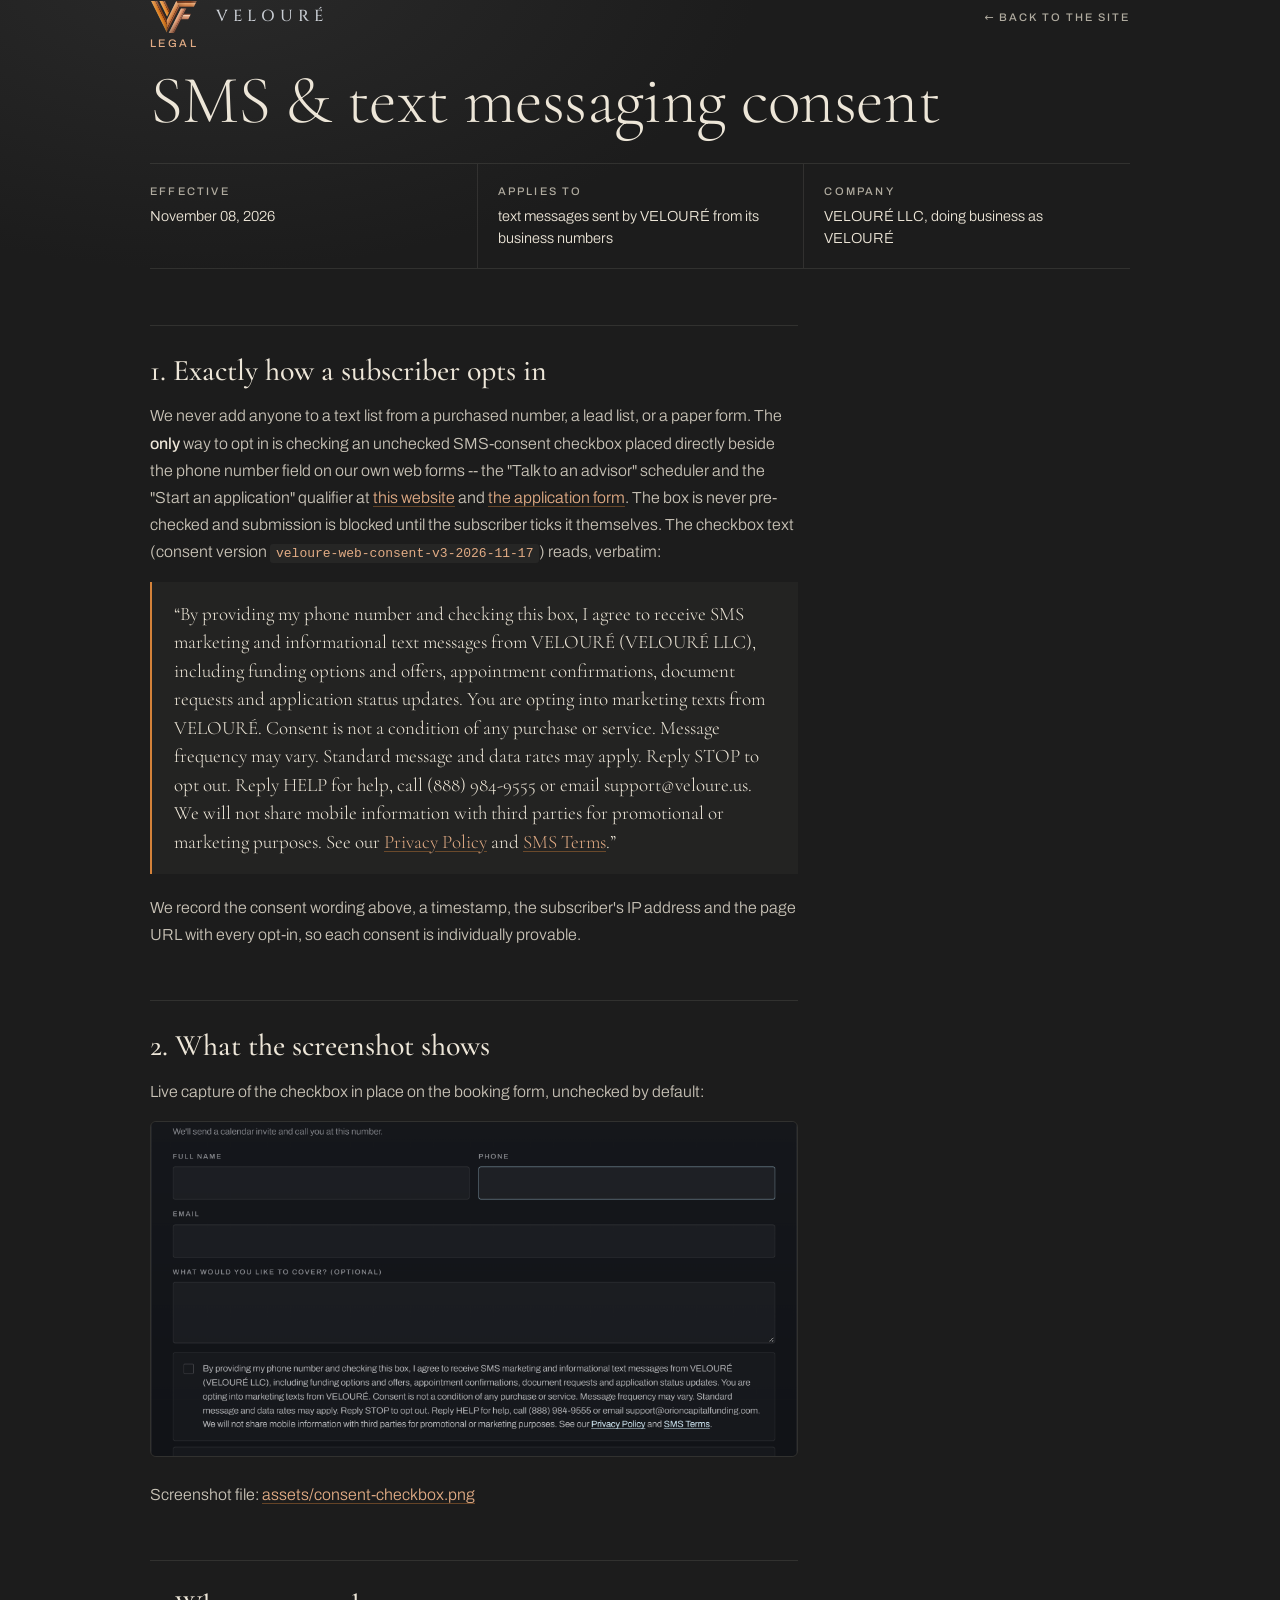
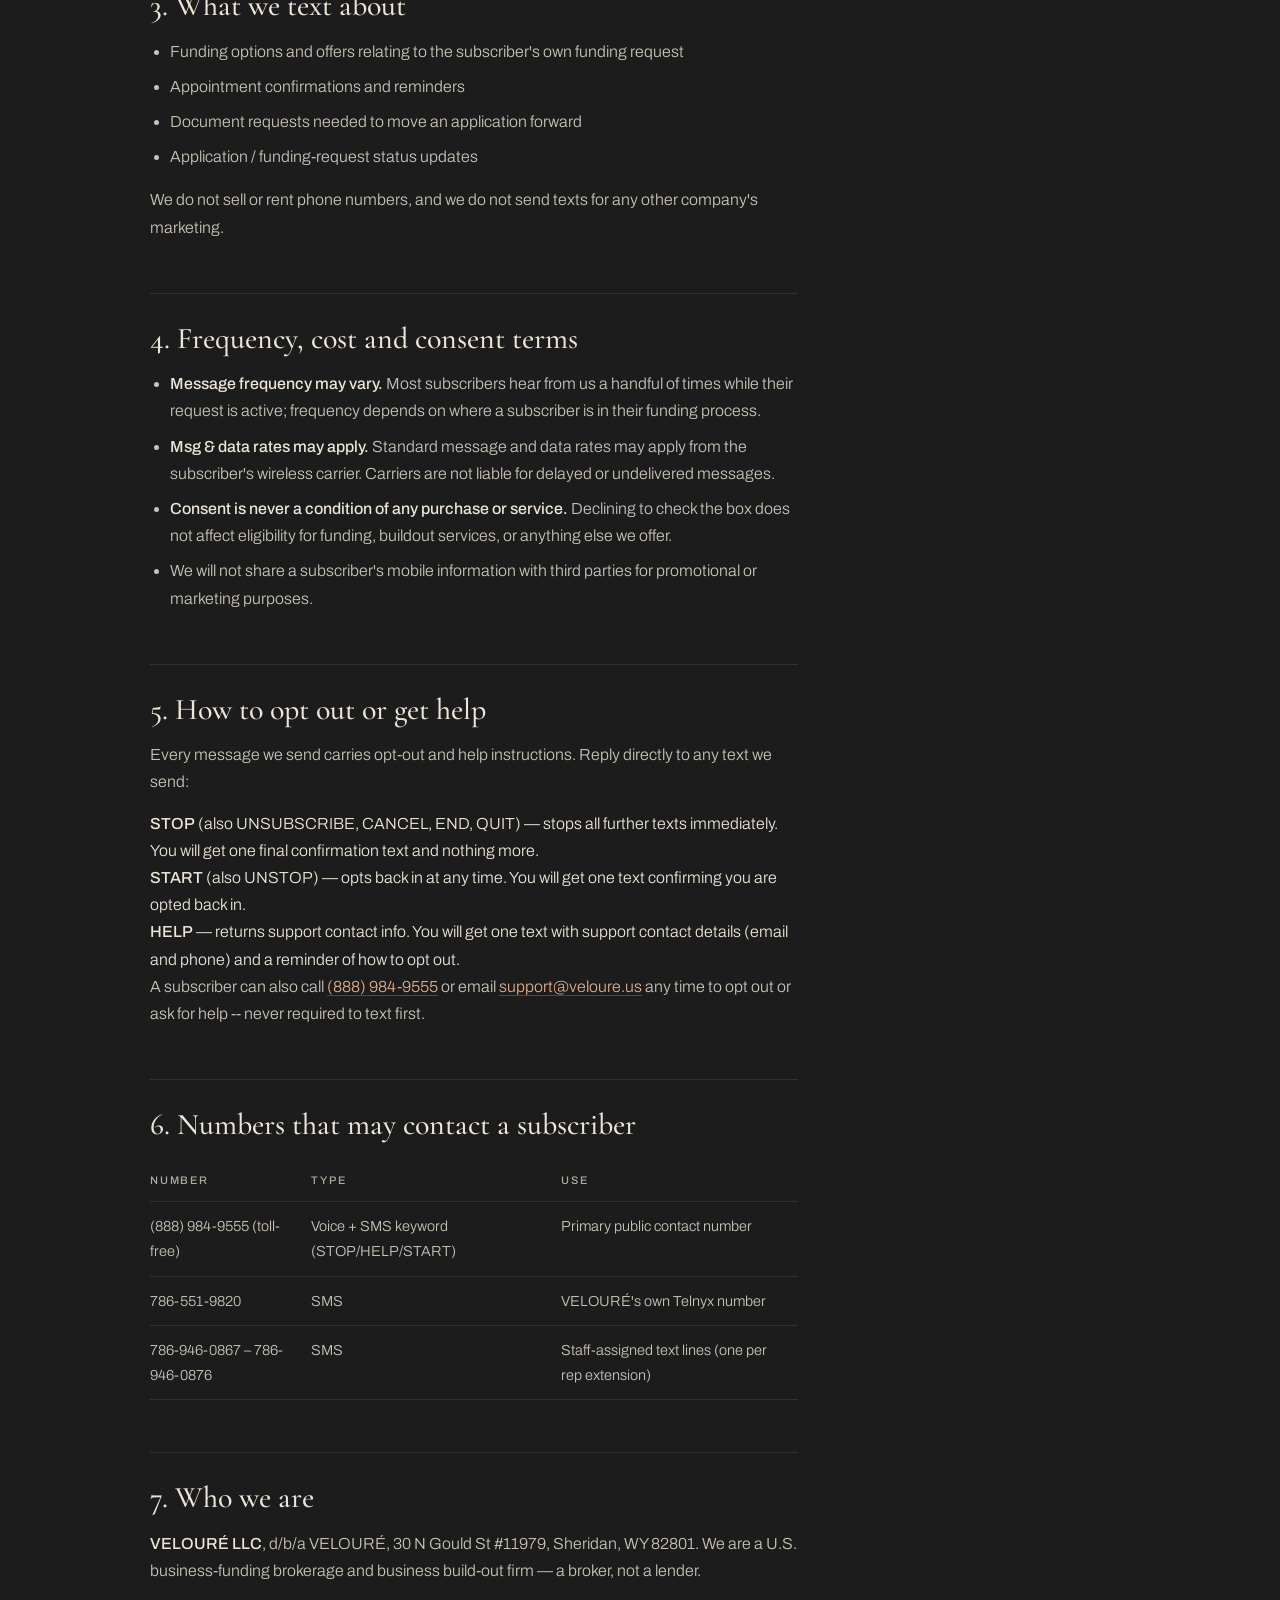
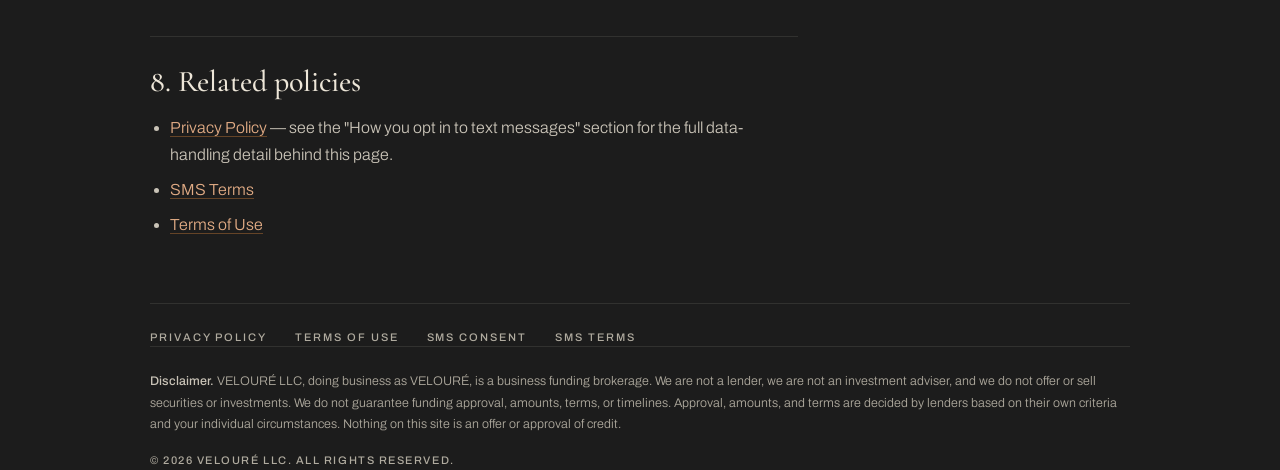
<file: sms-consent/index.html>
<!DOCTYPE html>
<html lang="en">
<head>
<meta charset="utf-8">
<meta name="viewport" content="width=device-width, initial-scale=1">
<title>SMS & text messaging consent | VELOURÉ</title>
<meta name="description" content="How subscribers opt in to text messages from VELOURÉ LLC, what we send, and how to stop.">
<meta name="robots" content="index, follow">
<link rel="canonical" href="https://velourefunding.com/sms-consent/">
<meta name="theme-color" content="#1C1C1C">
<link rel="icon" href="../assets/mark.svg" type="image/svg+xml">
<link rel="icon" href="../assets/favicon-32.png" type="image/png" sizes="32x32">
<link rel="apple-touch-icon" href="../assets/apple-touch-icon.png">
<link rel="stylesheet" href="../tokens.css">
<link rel="stylesheet" href="../legal.css">
</head>
<body>
<a class="skip" href="#main">Skip to content</a>
<div class="bg" aria-hidden="true"></div>
<nav class="nav" aria-label="Primary">
  <a href="../" class="brand" aria-label="VELOURÉ home"><img class="mark" src="../assets/mark.svg" alt="" width="48" height="34"><span class="wm">VELOURÉ</span></a>
  <div class="nav-r"><a class="back" href="../">← Back to the site</a></div>
</nav>
<main id="main">
  <header class="legal-head">
    <div class="lab">Legal</div>
    <h1>SMS & text messaging consent</h1>
    <dl class="meta-row">
      <div><dt>Effective</dt><dd>November 08, 2026</dd></div>
      <div><dt>Applies to</dt><dd>text messages sent by VELOURÉ from its business numbers</dd></div>
      <div><dt>Company</dt><dd>VELOURÉ LLC, doing business as VELOURÉ</dd></div>
    </dl>
  </header>
  <article class="legal">
<h2>1. Exactly how a subscriber opts in</h2>
<p>We never add anyone to a text list from a purchased number, a lead list, or a paper form. The <strong>
only</strong> way to opt in is checking an unchecked SMS-consent checkbox placed directly beside the phone
number field on our own web forms -- the "Talk to an advisor" scheduler and the "Start an application"
qualifier at <a href="../">this website</a> and <a href="../#apply">the application form</a>.
The box is never pre-checked and submission is blocked until the subscriber ticks it themselves. The
checkbox text (consent version <code>veloure-web-consent-v3-2026-11-17</code>) reads, verbatim:</p>
<blockquote class="consent-quote">&ldquo;By providing my phone number and checking this box, I agree to receive SMS marketing and informational text messages from VELOURÉ (VELOURÉ LLC), including funding options and offers, appointment confirmations, document requests and application status updates. You are opting into marketing texts from VELOURÉ. Consent is not a condition of any purchase or service. Message frequency may vary. Standard message and data rates may apply. Reply STOP to opt out. Reply HELP for help, call (888) 984-9555 or email support@veloure.us. We will not share mobile information with third parties for promotional or marketing purposes. See our <a href="../privacy-policy/">Privacy Policy</a> and <a href="../sms-terms/">SMS Terms</a>.&rdquo;</blockquote>
<p>We record the consent wording above, a timestamp, the subscriber's IP address and the page URL with
every opt-in, so each consent is individually provable.</p>

<h2>2. What the screenshot shows</h2>
<p>Live capture of the checkbox in place on the booking form, unchecked by default:</p>
<img src="../assets/consent-checkbox.png" alt="The unchecked SMS consent checkbox beside the phone number field on the VELOURÉ booking form, with Privacy Policy and SMS Terms links" loading="lazy">
<p class="consent-shot-cap">Screenshot file: <a href="../assets/consent-checkbox.png">assets/consent-checkbox.png</a></p>

<h2>3. What we text about</h2>
<ul>
<li>Funding options and offers relating to the subscriber's own funding request</li>
<li>Appointment confirmations and reminders</li>
<li>Document requests needed to move an application forward</li>
<li>Application / funding-request status updates</li>
</ul>
<p>We do not sell or rent phone numbers, and we do not send texts for any other company's marketing.</p>

<h2>4. Frequency, cost and consent terms</h2>
<ul>
<li><strong>Message frequency may vary.</strong> Most subscribers hear from us a handful of times while
their request is active; frequency depends on where a subscriber is in their funding process.</li>
<li><strong>Msg &amp; data rates may apply.</strong> Standard message and data rates may apply from the
subscriber's wireless carrier. Carriers are not liable for delayed or undelivered messages.</li>
<li><strong>Consent is never a condition of any purchase or service.</strong> Declining to check the box
does not affect eligibility for funding, buildout services, or anything else we offer.</li>
<li>We will not share a subscriber's mobile information with third parties for promotional or marketing
purposes.</li>
</ul>

<h2>5. How to opt out or get help</h2>
<p>Every message we send carries opt-out and help instructions. Reply directly to any text we send:</p>
<div class="keyword-box"><b>STOP</b> (also UNSUBSCRIBE, CANCEL, END, QUIT) &mdash; stops all further texts
immediately. You will get one final confirmation text and nothing more.</div>
<div class="keyword-box"><b>START</b> (also UNSTOP) &mdash; opts back in at any time. You will get one text confirming you are opted back in.</div>
<div class="keyword-box"><b>HELP</b> &mdash; returns support contact info. You will get one text with support contact details (email and phone) and a reminder of how to opt out.</div>
<p>A subscriber can also call <a href="tel:+18889849555">(888) 984-9555</a> or email
<a href="mailto:support@veloure.us">support@veloure.us</a> any time to opt out or ask for help -- never required to text first.</p>

<h2>6. Numbers that may contact a subscriber</h2>
<table class="num-table">
<tr><th>Number</th><th>Type</th><th>Use</th></tr>
<tr><td>(888) 984-9555 (toll-free)</td><td>Voice + SMS keyword (STOP/HELP/START)</td><td>Primary public contact number</td></tr>
<tr><td>786-551-9820</td><td>SMS</td><td>VELOURÉ's own Telnyx number</td></tr>
<tr><td>786-946-0867 &ndash; 786-946-0876</td><td>SMS</td><td>Staff-assigned text lines (one per rep extension)</td></tr>
</table>

<h2>7. Who we are</h2>
<p><strong>VELOURÉ LLC</strong>, d/b/a VELOURÉ, 30 N Gould St #11979, Sheridan, WY 82801. We are a
U.S. business-funding brokerage and business build-out firm &mdash; a broker, not a lender.</p>

<h2>8. Related policies</h2>
<ul>
<li><a href="../privacy-policy/">Privacy Policy</a> &mdash; see the "How you opt in to text messages" section
for the full data-handling detail behind this page.</li>
<li><a href="../sms-terms/">SMS Terms</a></li>
<li><a href="../terms/">Terms of Use</a></li>
</ul>
  </article>
  <nav class="legal-links" aria-label="Legal pages">
    <a href="../privacy-policy/">Privacy policy</a><a href="../terms/">Terms of use</a><a href="../sms-consent/">SMS consent</a><a href="../sms-terms/">SMS terms</a>
  </nav>
</main>
<footer>
  <p class="disclaimer"><b>Disclaimer.</b> VELOURÉ LLC, doing business as VELOURÉ, is a business funding brokerage. We are not a lender, we are not an investment adviser, and we do not offer or sell securities or investments. We do not guarantee funding approval, amounts, terms, or timelines. Approval, amounts, and terms are decided by lenders based on their own criteria and your individual circumstances. Nothing on this site is an offer or approval of credit.</p>
  <p class="copy">© 2026 VELOURÉ LLC. All rights reserved.</p>
</footer>
</body>
</html>
</file>
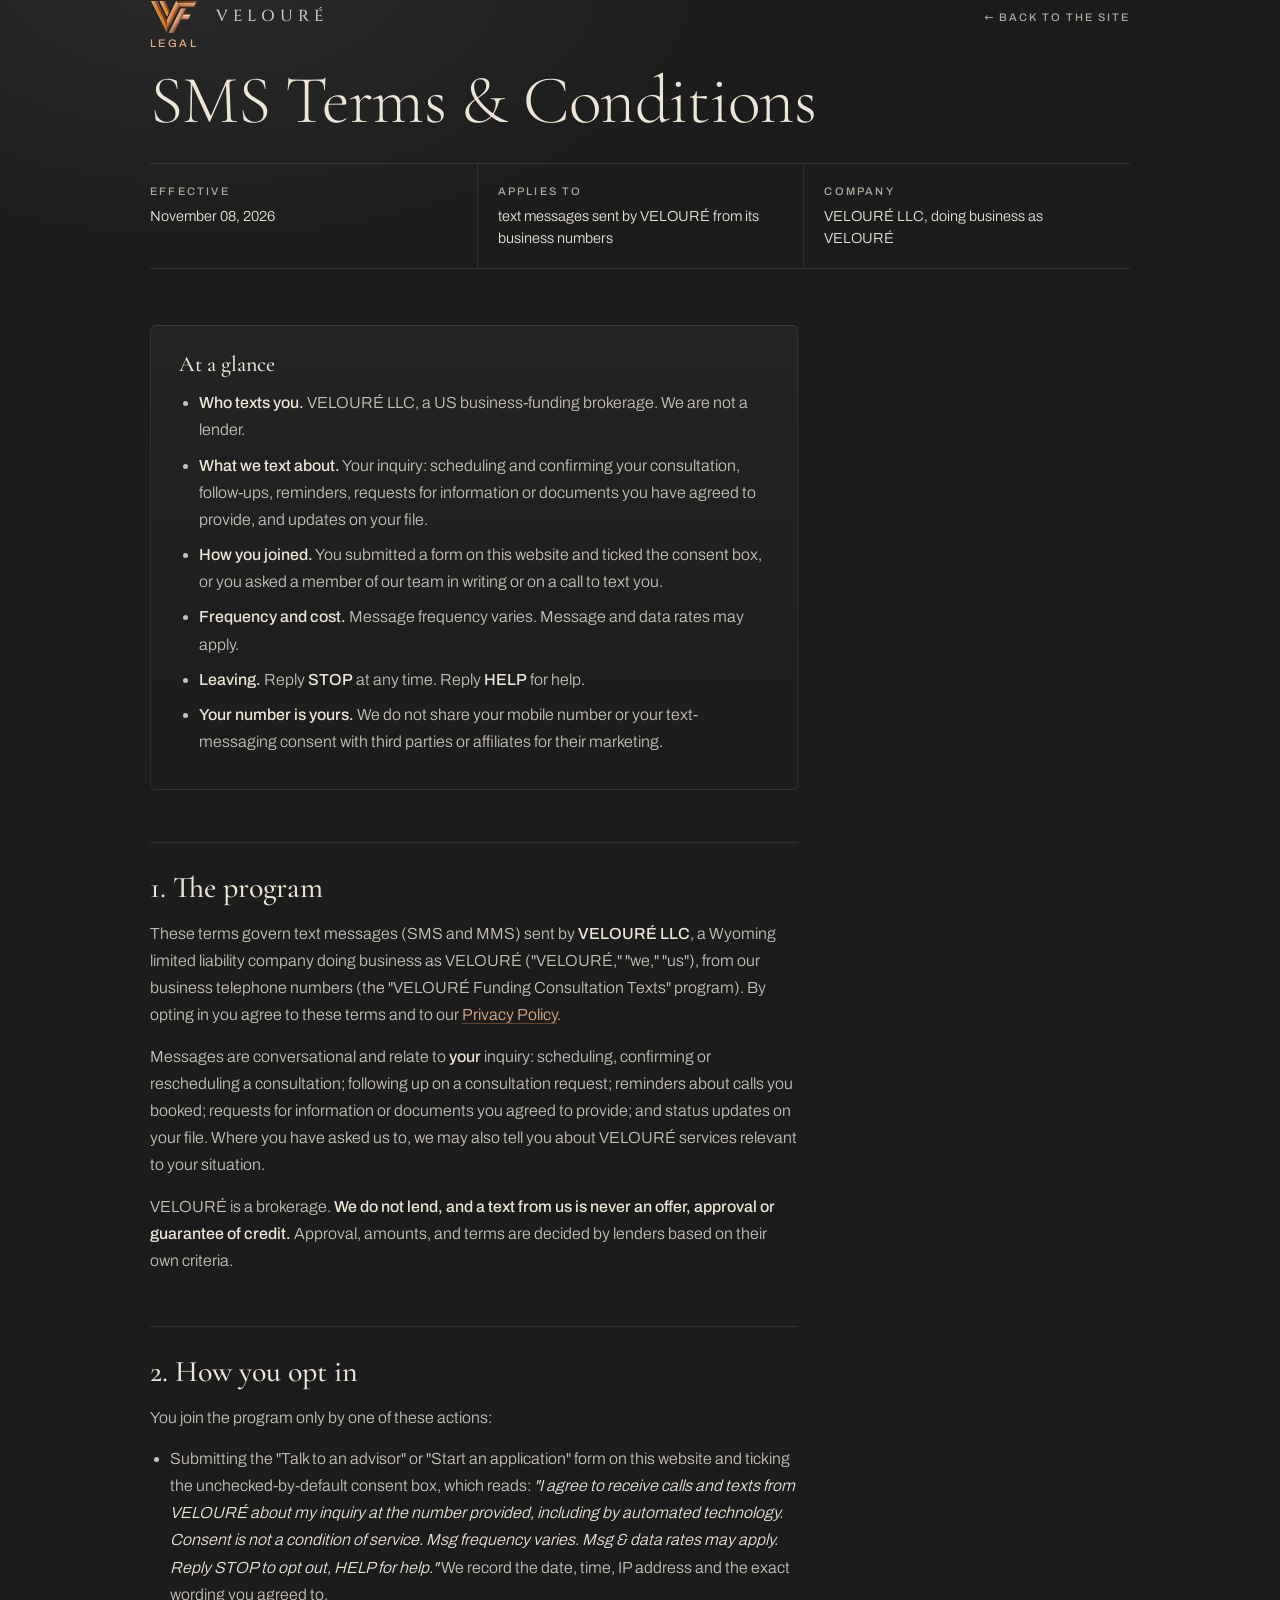
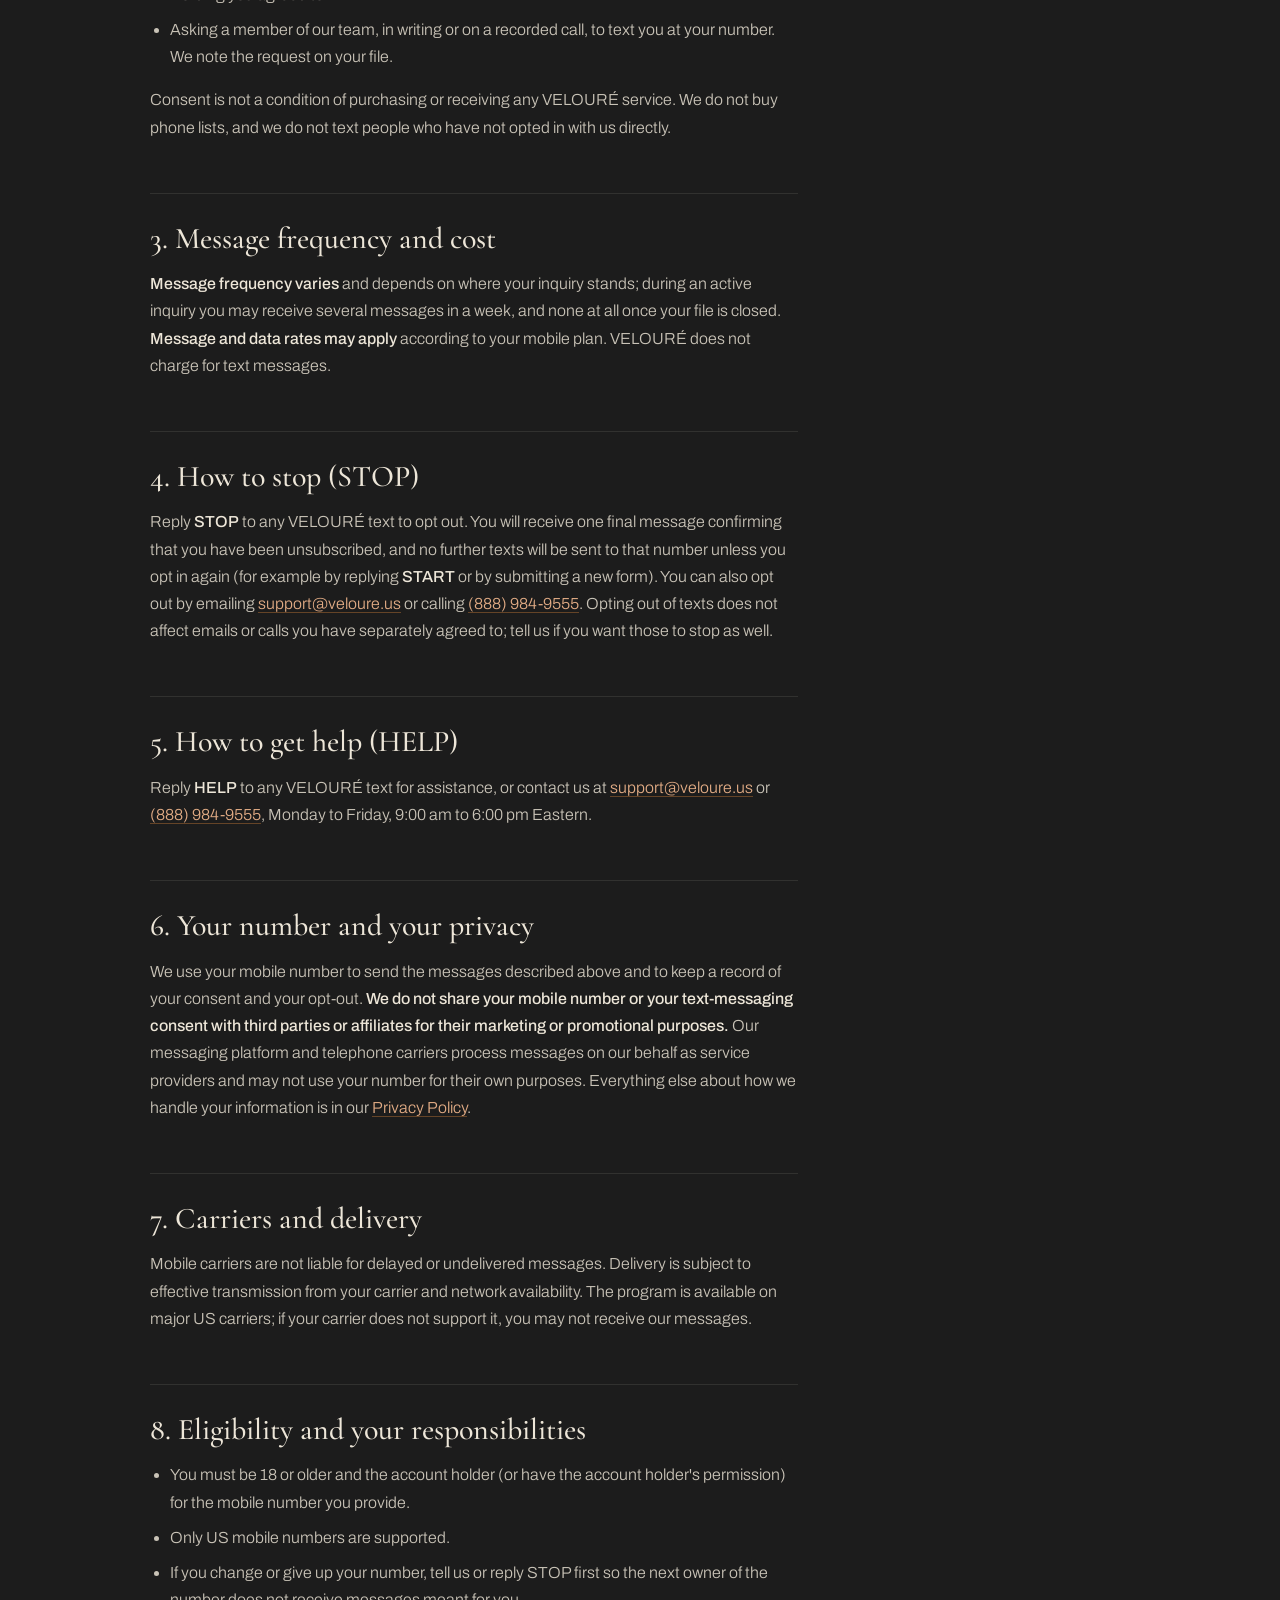
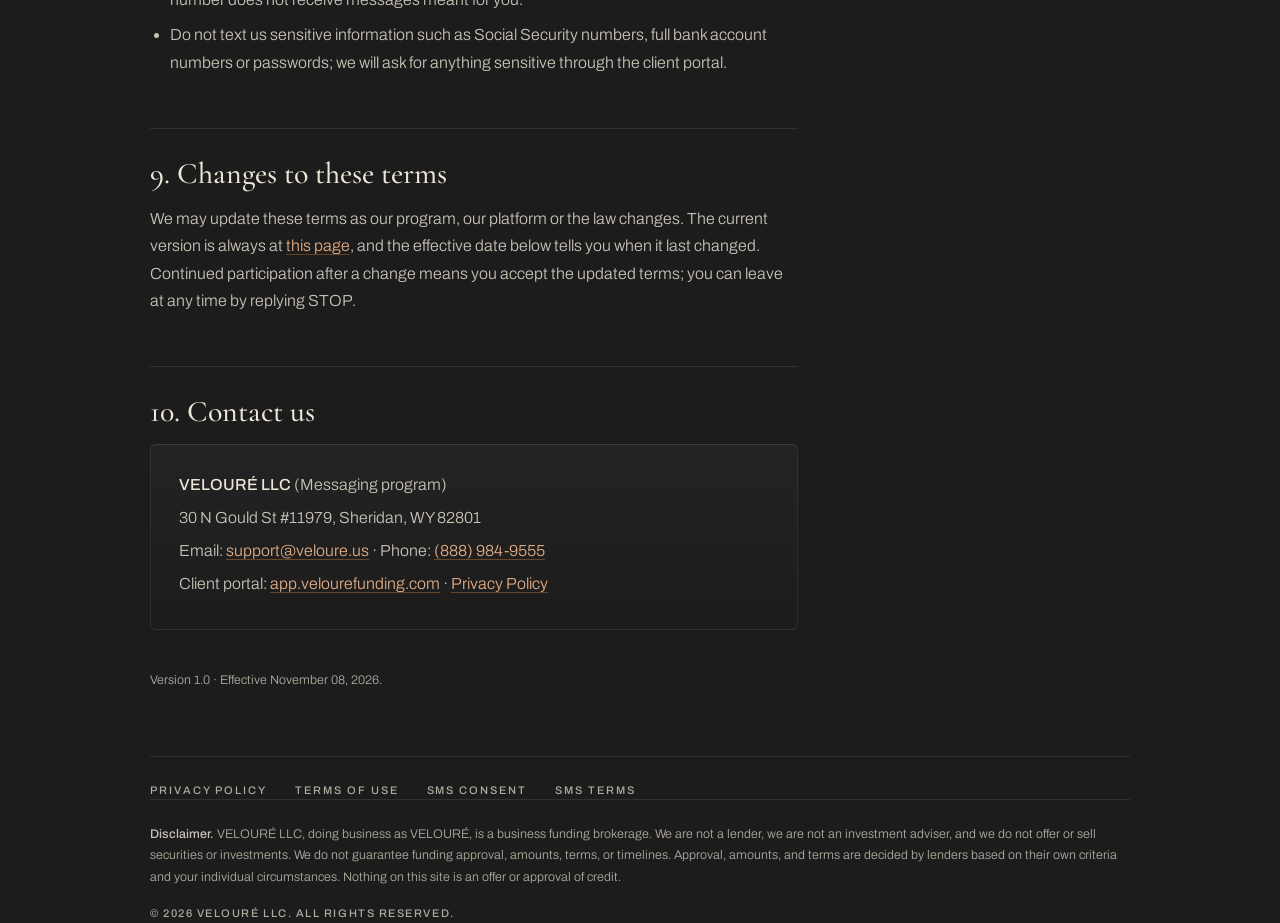
<file: sms-terms/index.html>
<!DOCTYPE html>
<html lang="en">
<head>
<meta charset="utf-8">
<meta name="viewport" content="width=device-width, initial-scale=1">
<title>SMS Terms & Conditions | VELOURÉ</title>
<meta name="description" content="Terms for the VELOURÉ text-messaging program: opt-in, frequency, STOP and HELP.">
<meta name="robots" content="index, follow">
<link rel="canonical" href="https://velourefunding.com/sms-terms/">
<meta name="theme-color" content="#1C1C1C">
<link rel="icon" href="../assets/mark.svg" type="image/svg+xml">
<link rel="icon" href="../assets/favicon-32.png" type="image/png" sizes="32x32">
<link rel="apple-touch-icon" href="../assets/apple-touch-icon.png">
<link rel="stylesheet" href="../tokens.css">
<link rel="stylesheet" href="../legal.css">
</head>
<body>
<a class="skip" href="#main">Skip to content</a>
<div class="bg" aria-hidden="true"></div>
<nav class="nav" aria-label="Primary">
  <a href="../" class="brand" aria-label="VELOURÉ home"><img class="mark" src="../assets/mark.svg" alt="" width="48" height="34"><span class="wm">VELOURÉ</span></a>
  <div class="nav-r"><a class="back" href="../">← Back to the site</a></div>
</nav>
<main id="main">
  <header class="legal-head">
    <div class="lab">Legal</div>
    <h1>SMS Terms & Conditions</h1>
    <dl class="meta-row">
      <div><dt>Effective</dt><dd>November 08, 2026</dd></div>
      <div><dt>Applies to</dt><dd>text messages sent by VELOURÉ from its business numbers</dd></div>
      <div><dt>Company</dt><dd>VELOURÉ LLC, doing business as VELOURÉ</dd></div>
    </dl>
  </header>
  <article class="legal">
<div class="glance">
      <h2>At a glance</h2>
      <ul>
        <li><strong>Who texts you.</strong> VELOURÉ LLC, a US business-funding brokerage. We are not a lender.</li>
        <li><strong>What we text about.</strong> Your inquiry: scheduling and confirming your consultation, follow-ups, reminders, requests for information or documents you have agreed to provide, and updates on your file.</li>
        <li><strong>How you joined.</strong> You submitted a form on this website and ticked the consent box, or you asked a member of our team in writing or on a call to text you.</li>
        <li><strong>Frequency and cost.</strong> Message frequency varies. Message and data rates may apply.</li>
        <li><strong>Leaving.</strong> Reply <strong>STOP</strong> at any time. Reply <strong>HELP</strong> for help.</li>
        <li><strong>Your number is yours.</strong> We do not share your mobile number or your text-messaging consent with third parties or affiliates for their marketing.</li>
      </ul>
    </div>

    <h2 id="program">1. The program</h2>
    <p>These terms govern text messages (SMS and MMS) sent by <strong>VELOURÉ LLC</strong>, a Wyoming limited liability company doing business as VELOURÉ ("VELOURÉ," "we," "us"), from our business telephone numbers (the "VELOURÉ Funding Consultation Texts" program). By opting in you agree to these terms and to our <a href="../privacy-policy/">Privacy Policy</a>.</p>
    <p>Messages are conversational and relate to <strong>your</strong> inquiry: scheduling, confirming or rescheduling a consultation; following up on a consultation request; reminders about calls you booked; requests for information or documents you agreed to provide; and status updates on your file. Where you have asked us to, we may also tell you about VELOURÉ services relevant to your situation.</p>
    <p>VELOURÉ is a brokerage. <strong>We do not lend, and a text from us is never an offer, approval or guarantee of credit.</strong> Approval, amounts, and terms are decided by lenders based on their own criteria.</p>

    <h2 id="optin">2. How you opt in</h2>
    <p>You join the program only by one of these actions:</p>
    <ul>
      <li>Submitting the "Talk to an advisor" or "Start an application" form on this website and ticking the unchecked-by-default consent box, which reads: <em>"I agree to receive calls and texts from VELOURÉ about my inquiry at the number provided, including by automated technology. Consent is not a condition of service. Msg frequency varies. Msg &amp; data rates may apply. Reply STOP to opt out, HELP for help."</em> We record the date, time, IP address and the exact wording you agreed to.</li>
      <li>Asking a member of our team, in writing or on a recorded call, to text you at your number. We note the request on your file.</li>
    </ul>
    <p>Consent is not a condition of purchasing or receiving any VELOURÉ service. We do not buy phone lists, and we do not text people who have not opted in with us directly.</p>

    <h2 id="frequency">3. Message frequency and cost</h2>
    <p><strong>Message frequency varies</strong> and depends on where your inquiry stands; during an active inquiry you may receive several messages in a week, and none at all once your file is closed. <strong>Message and data rates may apply</strong> according to your mobile plan. VELOURÉ does not charge for text messages.</p>

    <h2 id="stop">4. How to stop (STOP)</h2>
    <p>Reply <strong>STOP</strong> to any VELOURÉ text to opt out. You will receive one final message confirming that you have been unsubscribed, and no further texts will be sent to that number unless you opt in again (for example by replying <strong>START</strong> or by submitting a new form). You can also opt out by emailing <a href="mailto:support@veloure.us">support@veloure.us</a> or calling <a href="tel:+18889849555">(888) 984-9555</a>. Opting out of texts does not affect emails or calls you have separately agreed to; tell us if you want those to stop as well.</p>

    <h2 id="help">5. How to get help (HELP)</h2>
    <p>Reply <strong>HELP</strong> to any VELOURÉ text for assistance, or contact us at <a href="mailto:support@veloure.us">support@veloure.us</a> or <a href="tel:+18889849555">(888) 984-9555</a>, Monday to Friday, 9:00 am to 6:00 pm Eastern.</p>

    <h2 id="privacy">6. Your number and your privacy</h2>
    <p>We use your mobile number to send the messages described above and to keep a record of your consent and your opt-out. <strong>We do not share your mobile number or your text-messaging consent with third parties or affiliates for their marketing or promotional purposes.</strong> Our messaging platform and telephone carriers process messages on our behalf as service providers and may not use your number for their own purposes. Everything else about how we handle your information is in our <a href="../privacy-policy/">Privacy Policy</a>.</p>

    <h2 id="carriers">7. Carriers and delivery</h2>
    <p>Mobile carriers are not liable for delayed or undelivered messages. Delivery is subject to effective transmission from your carrier and network availability. The program is available on major US carriers; if your carrier does not support it, you may not receive our messages.</p>

    <h2 id="eligibility">8. Eligibility and your responsibilities</h2>
    <ul>
      <li>You must be 18 or older and the account holder (or have the account holder's permission) for the mobile number you provide.</li>
      <li>Only US mobile numbers are supported.</li>
      <li>If you change or give up your number, tell us or reply STOP first so the next owner of the number does not receive messages meant for you.</li>
      <li>Do not text us sensitive information such as Social Security numbers, full bank account numbers or passwords; we will ask for anything sensitive through the client portal.</li>
    </ul>

    <h2 id="changes">9. Changes to these terms</h2>
    <p>We may update these terms as our program, our platform or the law changes. The current version is always at <a href="../sms-terms/">this page</a>, and the effective date below tells you when it last changed. Continued participation after a change means you accept the updated terms; you can leave at any time by replying STOP.</p>

    <h2 id="contact">10. Contact us</h2>
    <div class="card">
      <p><strong>VELOURÉ LLC</strong> (Messaging program)</p>
      <p>30 N Gould St #11979, Sheridan, WY 82801</p>
      <p>Email: <a href="mailto:support@veloure.us">support@veloure.us</a> · Phone: <a href="tel:+18889849555">(888) 984-9555</a></p>
      <p>Client portal: <a href="https://app.velourefunding.com">app.velourefunding.com</a> · <a href="../privacy-policy/">Privacy Policy</a></p>
    </div>
    <p class="meta">Version 1.0 · Effective November 08, 2026.</p>
  </article>
  <nav class="legal-links" aria-label="Legal pages">
    <a href="../privacy-policy/">Privacy policy</a><a href="../terms/">Terms of use</a><a href="../sms-consent/">SMS consent</a><a href="../sms-terms/">SMS terms</a>
  </nav>
</main>
<footer>
  <p class="disclaimer"><b>Disclaimer.</b> VELOURÉ LLC, doing business as VELOURÉ, is a business funding brokerage. We are not a lender, we are not an investment adviser, and we do not offer or sell securities or investments. We do not guarantee funding approval, amounts, terms, or timelines. Approval, amounts, and terms are decided by lenders based on their own criteria and your individual circumstances. Nothing on this site is an offer or approval of credit.</p>
  <p class="copy">© 2026 VELOURÉ LLC. All rights reserved.</p>
</footer>
</body>
</html>
</file>
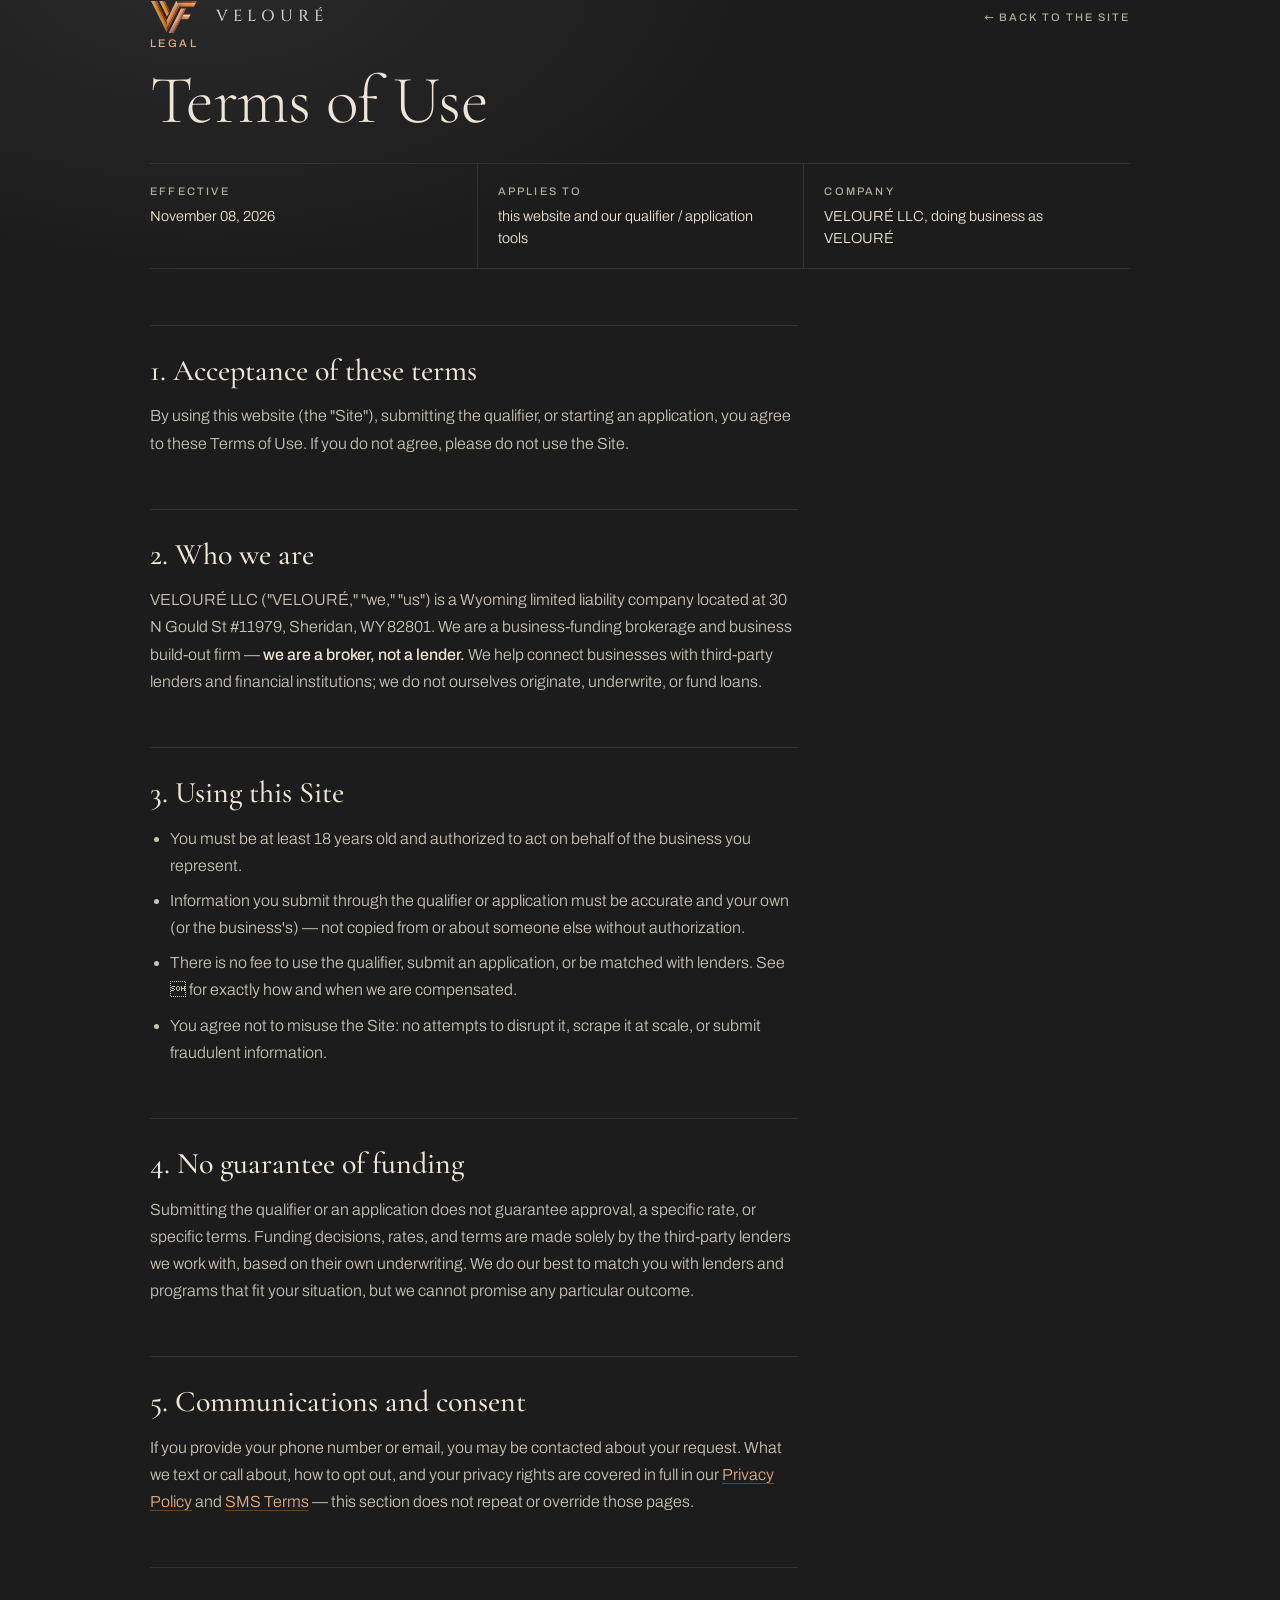
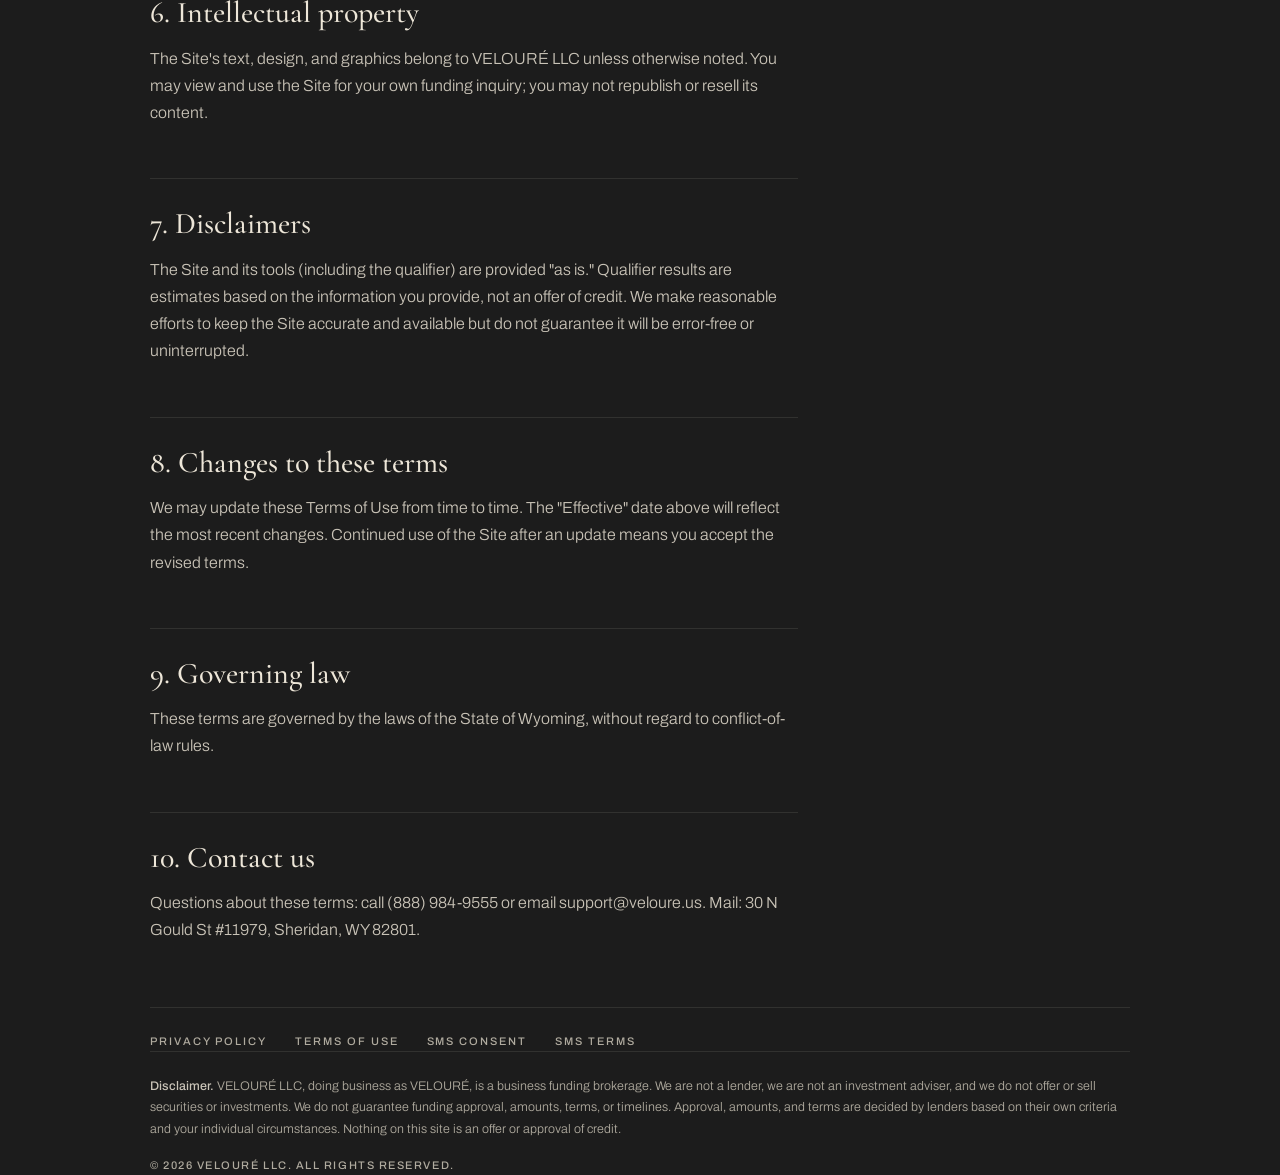
<file: terms/index.html>
<!DOCTYPE html>
<html lang="en">
<head>
<meta charset="utf-8">
<meta name="viewport" content="width=device-width, initial-scale=1">
<title>Terms of Use | VELOURÉ</title>
<meta name="description" content="The terms that cover your use of the VELOURÉ website and application tools.">
<meta name="robots" content="index, follow">
<link rel="canonical" href="https://velourefunding.com/terms/">
<meta name="theme-color" content="#1C1C1C">
<link rel="icon" href="../assets/mark.svg" type="image/svg+xml">
<link rel="icon" href="../assets/favicon-32.png" type="image/png" sizes="32x32">
<link rel="apple-touch-icon" href="../assets/apple-touch-icon.png">
<link rel="stylesheet" href="../tokens.css">
<link rel="stylesheet" href="../legal.css">
</head>
<body>
<a class="skip" href="#main">Skip to content</a>
<div class="bg" aria-hidden="true"></div>
<nav class="nav" aria-label="Primary">
  <a href="../" class="brand" aria-label="VELOURÉ home"><img class="mark" src="../assets/mark.svg" alt="" width="48" height="34"><span class="wm">VELOURÉ</span></a>
  <div class="nav-r"><a class="back" href="../">← Back to the site</a></div>
</nav>
<main id="main">
  <header class="legal-head">
    <div class="lab">Legal</div>
    <h1>Terms of Use</h1>
    <dl class="meta-row">
      <div><dt>Effective</dt><dd>November 08, 2026</dd></div>
      <div><dt>Applies to</dt><dd>this website and our qualifier / application tools</dd></div>
      <div><dt>Company</dt><dd>VELOURÉ LLC, doing business as VELOURÉ</dd></div>
    </dl>
  </header>
  <article class="legal">
<h2>1. Acceptance of these terms</h2>
<p>By using this website (the "Site"), submitting the qualifier, or starting an application,
you agree to these Terms of Use. If you do not agree, please do not use the Site.</p>
<h2>2. Who we are</h2>
<p>VELOURÉ LLC ("VELOURÉ," "we," "us") is a Wyoming limited liability company
located at 30 N Gould St #11979, Sheridan, WY 82801. We are a business-funding brokerage and business build-out firm —
<strong>we are a broker, not a lender.</strong> We help connect businesses with third-party lenders and
financial institutions; we do not ourselves originate, underwrite, or fund loans.</p>
<h2>3. Using this Site</h2>
<ul>
<li>You must be at least 18 years old and authorized to act on behalf of the business you represent.</li>
<li>Information you submit through the qualifier or application must be accurate and your own (or the
business's) — not copied from or about someone else without authorization.</li>
<li>There is no fee to use the qualifier, submit an application, or be matched with lenders. See
 for exactly how and when we are compensated.</li>
<li>You agree not to misuse the Site: no attempts to disrupt it, scrape it at scale, or submit fraudulent
information.</li>
</ul>
<h2>4. No guarantee of funding</h2>
<p>Submitting the qualifier or an application does not guarantee approval, a specific rate, or specific
terms. Funding decisions, rates, and terms are made solely by the third-party lenders we work with, based
on their own underwriting. We do our best to match you with lenders and programs that fit your situation,
but we cannot promise any particular outcome.</p>
<h2>5. Communications and consent</h2>
<p>If you provide your phone number or email, you may be contacted about your request. What we text or
call about, how to opt out, and your privacy rights are covered in full in our
<a href="../privacy-policy/">Privacy Policy</a> and <a href="../sms-terms/">SMS Terms</a> — this section
does not repeat or override those pages.</p>
<h2>6. Intellectual property</h2>
<p>The Site's text, design, and graphics belong to VELOURÉ LLC unless otherwise noted. You
may view and use the Site for your own funding inquiry; you may not republish or resell its content.</p>
<h2>7. Disclaimers</h2>
<p>The Site and its tools (including the qualifier) are provided "as is." Qualifier results are estimates
based on the information you provide, not an offer of credit. We make reasonable efforts to keep the Site
accurate and available but do not guarantee it will be error-free or uninterrupted.</p>
<h2>8. Changes to these terms</h2>
<p>We may update these Terms of Use from time to time. The "Effective" date above will reflect the most
recent changes. Continued use of the Site after an update means you accept the revised terms.</p>
<h2>9. Governing law</h2>
<p>These terms are governed by the laws of the State of Wyoming, without regard to conflict-of-law rules.</p>
<h2>10. Contact us</h2>
<p>Questions about these terms: call (888) 984-9555 or email support@veloure.us. Mail: 30 N Gould St #11979, Sheridan, WY 82801.</p>
  </article>
  <nav class="legal-links" aria-label="Legal pages">
    <a href="../privacy-policy/">Privacy policy</a><a href="../terms/">Terms of use</a><a href="../sms-consent/">SMS consent</a><a href="../sms-terms/">SMS terms</a>
  </nav>
</main>
<footer>
  <p class="disclaimer"><b>Disclaimer.</b> VELOURÉ LLC, doing business as VELOURÉ, is a business funding brokerage. We are not a lender, we are not an investment adviser, and we do not offer or sell securities or investments. We do not guarantee funding approval, amounts, terms, or timelines. Approval, amounts, and terms are decided by lenders based on their own criteria and your individual circumstances. Nothing on this site is an offer or approval of credit.</p>
  <p class="copy">© 2026 VELOURÉ LLC. All rights reserved.</p>
</footer>
</body>
</html>
</file>
<file: tokens.css>
/* VELOURÉ — brand tokens. Colour source of truth: the VF logo (2026-11-17 brand render, reference/brand/):
   copper accent (mark sampled #CD7323 / #E2AC85 / #884224), neutral ink, steel/silver for chrome.
   One look (ruling 2026-11-19): the portal app's charcoal palette (app.velourefunding.com :root — canvas #1c1c1c,
   panels #232323/#2a2a2a, ink #ede6d8/#c9c3b7). Every colour in styles.css / legal.css / world.js reads these tokens. */
:root {
  --bg: #1C1C1C;            /* app canvas */
  --bg-2: #232323;          /* app panel */
  --bg-3: #2A2A2A;          /* app panel-2 */
  --bg-rgb: 28,28,28;
  --cursor-rgb: 237,230,216;
  --on-rgb: 237,230,216;    /* app ink #ede6d8 as r,g,b — the app's glass/edge overlays are built on it */
  --scrim-rgb: 20,20,20;
  --shadow-rgb: 0,0,0;
  --shadow-strong: rgba(0,0,0,.9);
  --plate: rgba(237,230,216,.035);
  --plate-2: rgba(237,230,216,.06);
  --rule: rgba(237,230,216,.10);     /* app --edge */
  --rule-strong: rgba(237,230,216,.22); /* app --rule-strong */
  --glass: linear-gradient(160deg, rgba(35,35,35,.92) 0%, rgba(28,28,28,.88) 100%);
  --glass-edge: rgba(226,172,133,.2);

  --ink: #EDE6D8;
  --ink-2: #C9C3B7;
  --muted: #B0AB9F;
  --faint: #9E998E;
  --white: var(--ink);

  --accent: #D4823A;
  --accent-bright: #F0C39C;
  --accent-deep: #884224;
  --accent-ink: #2A1507;
  --accent-rgb: 212,130,58;
  --accent-line: rgba(212,130,58,.40);
  --accent-soft: rgba(212,130,58,.10);
  --tech: #E2AC85;
  --tech-rgb: 226,172,133;
  --tech-dim: #C9A48A;       /* idle labels — solid, 4.9:1 on the sky top */

  --silver: #C9CDD3;
  --silver-2: #8A9099;
  --silver-rgb: 200,208,214;
  --silver-grad: linear-gradient(100deg, #F4F5F7 0%, #AEB4BD 38%, #F0F1F3 62%, #8A9099 100%);
  --copper-grad: linear-gradient(100deg, #F0C39C 0%, #CD7323 38%, #E2AC85 62%, #884224 100%);

  --ok: #7FD3A6;
  --err: #F08A8A;
  --err-rgb: 240,138,138;

  color-scheme: dark;
}
</file>
<file: styles.css>
/* ==========================================================================
   VELOURÉ — styles. The posture of activetheory.net: the page is a world
   (world.js) travelled by scroll; the interface is a few technical labels,
   a pill, a cursor and modals. One family throughout — Chakra Petch, our
   stand-in for NB Architekt — set in caps. Tokens live in tokens.css.
   ========================================================================== */

@font-face{font-family:'Chakra Petch';src:url('assets/fonts/chakra-300.woff2') format('woff2');font-weight:300;font-display:swap}
@font-face{font-family:'Chakra Petch';src:url('assets/fonts/chakra-400.woff2') format('woff2');font-weight:400;font-display:swap}
@font-face{font-family:'Chakra Petch';src:url('assets/fonts/chakra-500.woff2') format('woff2');font-weight:500;font-display:swap}
@font-face{font-family:'Chakra Petch';src:url('assets/fonts/chakra-700.woff2') format('woff2');font-weight:700;font-display:swap}
@font-face{font-family:'Share Tech Mono';src:url('assets/fonts/sharetech-mono.woff2') format('woff2');font-weight:400;font-display:swap}

:root{
  --ui:'Chakra Petch','Share Tech Mono',ui-monospace,Consolas,monospace;
  --mono:'Share Tech Mono',ui-monospace,Consolas,monospace;
  --ease:cubic-bezier(.22,1,.36,1);
}

/* ---------- base ---------- */
*{box-sizing:border-box}
html{scroll-behavior:smooth;-webkit-text-size-adjust:100%;background:var(--bg)}
@media (prefers-reduced-motion:reduce){html{scroll-behavior:auto}}
.skip{position:absolute;left:-9999px;top:12px;z-index:60;padding:10px 14px;background:var(--tech);color:var(--bg);font-size:11px;letter-spacing:.2em;text-transform:uppercase}.skip:focus{left:12px}
body{
  margin:0;color:var(--ink);background:transparent;
  font-family:var(--ui);font-weight:400;font-size:13px;line-height:1.7;letter-spacing:.06em;
  -webkit-font-smoothing:antialiased;-moz-osx-font-smoothing:grayscale;overflow-x:hidden;
}
html.modal-open body{overflow:hidden}
html.no-world body{background:radial-gradient(90% 60% at 50% -10%,var(--bg-3) 0%,var(--bg-2) 55%,var(--bg) 100%) fixed}
a{color:inherit;text-decoration:none}
button{font:inherit;color:inherit;background:none;border:0;padding:0;cursor:pointer;letter-spacing:inherit}
img,svg{display:block}
::selection{background:rgba(var(--accent-rgb),.35);color:var(--ink)}
.defs{position:absolute;width:0;height:0;overflow:hidden}
.sr{position:absolute !important;width:1px;height:1px;margin:-1px;padding:0;overflow:hidden;clip:rect(0 0 0 0);white-space:nowrap;border:0}
.k{font-size:11px;letter-spacing:.3em;text-transform:uppercase;color:var(--tech);margin:0 0 14px}

/* the world sits behind everything */
#world{position:fixed;inset:0;width:100%;height:100%;display:block;z-index:0}
.grain{position:fixed;inset:-50%;z-index:1;pointer-events:none;opacity:.07;mix-blend-mode:overlay;
  background-image:url("data:image/svg+xml;utf8,<svg xmlns='http://www.w3.org/2000/svg' width='220' height='220'><filter id='n'><feTurbulence type='fractalNoise' baseFrequency='.9' numOctaves='2' stitchTiles='stitch'/></filter><rect width='100%' height='100%' filter='url(%23n)'/></svg>");
  animation:grain 1.2s steps(4) infinite}
@keyframes grain{0%{transform:translate(0,0)}25%{transform:translate(-2%,1%)}50%{transform:translate(1%,-2%)}75%{transform:translate(2%,2%)}100%{transform:translate(0,0)}}
main{position:relative;z-index:2}

/* ---------- loader: the slash disc ---------- */
.loader{position:fixed;inset:0;z-index:100;background:var(--bg);display:grid;place-items:center;transition:opacity 1.1s var(--ease),visibility 1.1s}
.loader::before{content:"";position:absolute;left:50%;top:50%;width:min(46vmin,46vh);aspect-ratio:1;transform:translate(-50%,-50%);border-radius:50%;box-shadow:0 0 0 1px rgba(var(--tech-rgb),.45),0 0 60px -10px rgba(var(--accent-rgb),.75),inset 0 0 50px -20px rgba(var(--accent-rgb),.55)}
.loader canvas{position:relative;z-index:1}
.ld-brand{position:absolute;left:50%;bottom:9vh;transform:translateX(-50%);font-size:10.5px;letter-spacing:.5em;text-transform:uppercase;color:var(--tech)}
html.loaded .loader{opacity:0;visibility:hidden;pointer-events:none}

/* ---------- cursor ---------- */
html.has-cursor,html.has-cursor *{cursor:none !important}
.cursor{position:fixed;left:0;top:0;z-index:120;pointer-events:none;mix-blend-mode:difference;display:none}
html.has-cursor .cursor{display:block}
.cursor i{position:absolute;left:0;top:0;border-radius:50%;transform:translate(-50%,-50%)}
.cursor .dot{width:6px;height:6px;background:rgb(var(--cursor-rgb))}
.cursor .ring{width:34px;height:34px;border:1px solid rgba(var(--cursor-rgb),.85);transition:transform .3s var(--ease),border-color .3s,width .3s,height .3s}
.cursor.hot .ring,html.card-hover .cursor .ring{transform:translate(-50%,-50%) scale(1.6);border-color:rgb(var(--cursor-rgb))}
.cursor.down .ring{transform:translate(-50%,-50%) scale(.75)}

/* ---------- interface ---------- */
.ui{position:relative;z-index:5}
.nav{position:fixed;left:0;right:0;top:0;z-index:40;display:flex;align-items:flex-start;gap:18px;padding:34px 40px 0;pointer-events:none;
  opacity:0;transform:translateY(-10px);transition:opacity 1s var(--ease) .3s,transform 1s var(--ease) .3s}
html.loaded .nav{opacity:1;transform:none}
.nav::before{content:"";position:absolute;inset:0 0 auto;height:150px;background:linear-gradient(180deg,rgba(var(--scrim-rgb),.75),rgba(var(--scrim-rgb),0));pointer-events:none;z-index:-1}
.nav > *{pointer-events:auto}
.brand{display:flex;align-items:center;gap:12px;color:var(--white);padding:9px 0}
.brand svg{width:31px;height:22px}
.brand span{font-size:22px;letter-spacing:.42em;text-transform:uppercase;font-weight:700}
.snd{display:flex;align-items:center;gap:3px;height:42px;padding:0 6px 0 22px;color:var(--tech-dim);transition:color .3s}
.snd:hover,html.sound-on .snd{color:var(--tech)}
.snd i{display:block;width:2px;height:6px;background:currentColor;transform-origin:50% 100%;transition:height .3s}
html.sound-on .snd i{animation:eq 1.1s ease-in-out infinite}
html.sound-on .snd i:nth-child(2){animation-delay:-.3s}html.sound-on .snd i:nth-child(3){animation-delay:-.6s}html.sound-on .snd i:nth-child(4){animation-delay:-.15s}
@keyframes eq{0%,100%{height:5px}50%{height:14px}}
.snd span{margin-left:10px;font-size:11px;letter-spacing:.3em;text-transform:uppercase}
.pill-wrap{margin-left:auto;position:relative;display:grid;justify-items:end;gap:12px}
.pill{position:relative;display:flex;align-items:center;height:46px;padding:0 24px;border-radius:999px;border:1px solid rgba(var(--tech-rgb),.38);background:rgba(var(--scrim-rgb),.5);backdrop-filter:blur(12px);-webkit-backdrop-filter:blur(12px);
  box-shadow:0 0 0 1px rgba(var(--accent-rgb),.06),0 20px 44px -16px rgba(var(--accent-rgb),.35)}
.pill::after{content:"";position:absolute;left:14%;right:14%;bottom:-20px;height:24px;border-radius:50%;background:radial-gradient(50% 50% at 50% 0%,rgba(var(--accent-rgb),.6),rgba(var(--accent-rgb),0) 70%);filter:blur(6px);opacity:.85;pointer-events:none}
.pill a{position:relative;font-size:11.5px;letter-spacing:.22em;text-transform:uppercase;color:var(--white);padding:12px 2px;transition:text-shadow .3s,color .3s}
.pill a:hover{text-shadow:0 0 14px rgba(var(--tech-rgb),.9)}
.pill .ln{position:relative;width:54px;height:12px;margin:0 16px;flex:0 0 auto;--amp:0;--ph:0}
.pill .ln::before{content:"";position:absolute;left:0;right:0;top:50%;height:1px;background:rgba(var(--tech-rgb),.75);opacity:calc(1 - var(--amp))}
.pill .ln::after{content:"";position:absolute;left:-18px;right:-18px;top:0;bottom:0;opacity:var(--amp);
  background-image:url("data:image/svg+xml;utf8,<svg xmlns='http://www.w3.org/2000/svg' width='24' height='12' viewBox='0 0 24 12'><path d='M0 6 Q6 0 12 6 T24 6' fill='none' stroke='%23BFE3EC' stroke-width='1.2'/></svg>");
  background-repeat:repeat-x;background-position:calc(var(--ph) * 1px) center;background-size:24px 12px}
.player{display:flex;align-items:center;gap:12px;padding-right:8px;font-size:11px;letter-spacing:.22em;text-transform:uppercase;color:var(--tech-dim)}
.player button{color:var(--tech);letter-spacing:0;font-size:12px;padding:6px 4px;transition:text-shadow .3s}
.player button:hover{text-shadow:0 0 12px rgba(var(--tech-rgb),.9)}
.player .pn{min-width:112px;text-align:center}
html.sound-on .player .pn{color:var(--tech)}
.login{display:inline-flex;align-items:center;height:46px;padding:0 22px;border-radius:999px;border:1px solid rgba(var(--tech-rgb),.22);background:rgba(var(--scrim-rgb),.35);backdrop-filter:blur(12px);font-size:11px;letter-spacing:.24em;text-transform:uppercase;color:var(--tech);transition:border-color .3s,box-shadow .4s}
.login:hover{border-color:var(--tech);box-shadow:0 0 24px -6px rgba(var(--accent-rgb),.55)}

/* ---------- stations ---------- */
.scene{position:relative;min-height:100vh}
.hero{min-height:100vh}
.work{min-height:340vh}
#process{min-height:110vh}
.end{min-height:100vh}
.anchor{position:absolute;top:0}

.over{position:absolute;opacity:0;transform:translateY(14px);transition:opacity 1s var(--ease),transform 1s var(--ease);pointer-events:none}
.over.on{opacity:1;transform:none;pointer-events:auto}
.over p{margin:0 0 16px;max-width:38ch;text-transform:uppercase;font-size:12.5px;line-height:1.8;letter-spacing:.08em;color:var(--white)}
.over p.k{color:var(--tech);font-size:10.5px}

/* hero copy (ruling 2026-11-18: headline + line + two buttons visible for everyone) */
.hero-copy{left:6vw;bottom:12vh;width:min(560px,60vw);z-index:3}
.hero-copy h1{margin:0 0 14px;font-weight:700;text-transform:uppercase;font-size:clamp(30px,3.6vw,54px);line-height:1.02;letter-spacing:.02em;color:var(--white);text-shadow:0 2px 30px rgba(var(--bg-rgb),.6)}
.hero-copy p{max-width:46ch;text-shadow:0 1px 18px rgba(var(--bg-rgb),.7)}
.hero-cta{display:flex;flex-wrap:wrap;gap:12px;margin-top:22px}
.hero-cta .btn{min-height:44px}
@keyframes cue{0%,100%{opacity:1}50%{opacity:.4}}

.col-right{right:6vw;top:50%;width:min(360px,40vw);transform:translateY(calc(-50% + 14px))}
.col-right.on{transform:translateY(-50%)}
.col-left{left:6vw;bottom:9vh;width:min(420px,70vw)}
.col-left.wide{width:min(620px,86vw);bottom:auto;top:50%;transform:translateY(calc(-50% + 14px))}
.col-left.wide.on{transform:translateY(-50%)}

.work .col-left{position:sticky;top:calc(100vh - 330px);bottom:auto;margin-left:6vw;padding-top:0;display:inline-block;vertical-align:top}
.arrows{list-style:none;margin:0 0 22px;padding:0;display:grid;gap:8px}
.arrows a{display:inline-flex;gap:14px;align-items:baseline;font-size:13px;letter-spacing:.2em;text-transform:uppercase;color:var(--white);transition:color .3s,text-shadow .3s,transform .4s var(--ease)}
.arrows a i{font-style:normal;color:var(--tech);letter-spacing:0}
.arrows a:hover{color:var(--ink);text-shadow:0 0 16px rgba(var(--tech-rgb),.8);transform:translateX(6px)}
.ask{display:inline-flex;align-items:center;gap:6px;height:44px;padding:0 22px;border-radius:999px;border:1px solid rgba(var(--tech-rgb),.45);background:rgba(var(--scrim-rgb),.55);backdrop-filter:blur(10px);font-size:11px;letter-spacing:.22em;text-transform:uppercase;color:var(--white);box-shadow:0 18px 40px -18px rgba(var(--accent-rgb),.45);transition:border-color .3s,box-shadow .4s}
.ask span{color:var(--tech);animation:cue 1.6s ease-in-out infinite}
.ask:hover{border-color:var(--tech);box-shadow:0 0 28px -6px rgba(var(--accent-rgb),.6)}
.hint-pick{position:sticky;top:calc(100vh - 70px);display:block;margin:0 6vw 0 auto;width:max-content;font-size:10px;letter-spacing:.3em;text-transform:uppercase;color:var(--tech-dim)}
html:not(.world-on) .hint-pick{display:none}

.big{font-weight:700;text-transform:uppercase;font-size:clamp(40px,7vw,104px);line-height:.95;letter-spacing:.01em;margin:0 0 26px;color:var(--white)}
.big i{font-style:normal;color:var(--tech)}
.arrow-link{display:inline-flex;gap:14px;font-size:12.5px;letter-spacing:.24em;text-transform:uppercase;color:var(--white);transition:transform .4s var(--ease),text-shadow .3s}
.arrow-link i{font-style:normal;color:var(--tech)}
.arrow-link:hover{transform:translateX(6px);text-shadow:0 0 14px rgba(var(--tech-rgb),.8)}
.ctas{display:flex;flex-wrap:wrap;gap:12px;margin-top:8px}

.btn{display:inline-flex;align-items:center;gap:12px;white-space:nowrap;font-size:11px;letter-spacing:.24em;text-transform:uppercase;color:var(--white);
  padding:16px 26px;border-radius:999px;border:1px solid rgba(var(--tech-rgb),.5);background:rgba(var(--scrim-rgb),.4);backdrop-filter:blur(10px);-webkit-backdrop-filter:blur(10px);
  box-shadow:0 14px 34px -16px var(--shadow-strong);transition:transform .4s var(--ease),border-color .3s,background .3s,box-shadow .5s var(--ease)}
.btn:hover{transform:translateY(-1px);border-color:var(--tech);background:rgba(var(--accent-rgb),.12);box-shadow:0 0 28px -4px rgba(var(--accent-rgb),.45),0 18px 40px -14px var(--shadow-strong)}
.btn i,.btn .ar{font-style:normal;color:var(--tech);display:inline-block;transition:transform .35s var(--ease)}
.btn:hover i,.btn:hover .ar{transform:translateX(4px)}
.btn.ghost,.btn-ghost{border-color:rgba(var(--tech-rgb),.22)}
.btn[disabled]{cursor:not-allowed;color:var(--muted);border-color:rgba(var(--on-rgb),.2);background:transparent;box-shadow:none}.btn[disabled] i,.btn[disabled] .ar{color:var(--muted)}
.btn-sm{padding:12px 18px;font-size:10.5px}

/* the glitch: DOM text splits while the page moves */
html.scrolling .gl{animation:glitch .22s steps(2) infinite}
@keyframes glitch{0%{text-shadow:-2px 0 rgba(var(--accent-rgb),.7),2px 0 rgba(var(--silver-rgb),.6);transform:translateX(0)}50%{text-shadow:2px 0 rgba(var(--accent-rgb),.7),-2px 0 rgba(var(--silver-rgb),.6);transform:translateX(1px)}100%{text-shadow:-1px 0 rgba(var(--accent-rgb),.6),1px 0 rgba(var(--silver-rgb),.5);transform:translateX(0)}}
@media (prefers-reduced-motion:reduce){html.scrolling .gl{animation:none}}

/* a11y list of the cards: hidden until focused with the keyboard */
.sr-list{position:absolute;left:6vw;top:14vh;margin:0;padding:0;list-style:none;display:grid;gap:6px;opacity:0;pointer-events:none;transition:opacity .3s}
.sr-list:focus-within{opacity:1;pointer-events:auto}
.sr-list button{font-size:11px;letter-spacing:.18em;text-transform:uppercase;color:var(--white);padding:8px 12px;border:1px solid var(--glass-edge);border-radius:8px;background:rgba(var(--scrim-rgb),.7)}
.sr-list button:focus-visible{outline:1px solid var(--tech);outline-offset:2px}

/* ---------- footer ---------- */
.foot{padding:12vh 6vw 8vh;background:linear-gradient(180deg,rgba(var(--scrim-rgb),0),rgba(var(--scrim-rgb),.9) 30%);}
.foot-grid{display:grid;grid-template-columns:repeat(4,minmax(0,1fr));gap:32px;padding-top:32px;border-top:1px solid rgba(var(--tech-rgb),.16)}
.foot p{margin:0;font-size:12px;letter-spacing:.1em;text-transform:uppercase;color:var(--ink-2);line-height:1.9}
.foot p.k{margin-bottom:10px}
.foot a{color:var(--white);transition:color .3s,text-shadow .3s}
.foot a:hover{color:var(--ink);text-shadow:0 0 12px rgba(var(--tech-rgb),.8)}
.disclaimer{margin:56px 0 0;max-width:900px;font-size:11px;line-height:1.8;letter-spacing:.02em;color:var(--muted)}
.disclaimer b{font-weight:400;color:var(--ink-2)}
.copy{margin:28px 0 0;font-size:10.5px;letter-spacing:.3em;text-transform:uppercase;color:var(--faint)}

/* ---------- modals ---------- */
.modal{position:fixed;inset:0;z-index:60;display:grid;place-items:center;padding:4vh 4vw;background:rgba(var(--scrim-rgb),.55);backdrop-filter:blur(16px);-webkit-backdrop-filter:blur(16px);opacity:0;transition:opacity .4s var(--ease)}
.modal.on{opacity:1}
.modal[hidden]{display:none}
.m-box{position:relative;width:min(1000px,100%);max-height:92vh;overflow:auto;padding:clamp(28px,4vw,56px);background:var(--glass);border:1px solid var(--glass-edge);border-top-color:rgba(var(--silver-rgb),.34);border-radius:22px;
  box-shadow:0 40px 100px -30px var(--shadow-strong),0 0 80px -30px rgba(var(--accent-rgb),.3);transform:translateY(22px) scale(.985);transition:transform .55s var(--ease);scrollbar-width:thin;scrollbar-color:rgba(var(--tech-rgb),.3) transparent}
.modal.on .m-box{transform:none}
.m-close{position:sticky;top:0;float:right;display:inline-flex;gap:10px;align-items:center;font-size:11px;letter-spacing:.26em;text-transform:uppercase;color:var(--tech);padding:10px 14px;border:1px solid rgba(var(--tech-rgb),.25);border-radius:999px;background:rgba(var(--scrim-rgb),.8);z-index:2;transition:border-color .3s}
.m-close i{font-style:normal}
.m-close:hover{border-color:var(--tech)}
.m-title{font-weight:700;text-transform:uppercase;font-size:clamp(32px,5vw,74px);line-height:.98;letter-spacing:.005em;margin:0 0 14px;color:var(--white);clear:both}
.meta{font-size:11px;letter-spacing:.26em;text-transform:uppercase;color:var(--tech-dim);margin:0 0 22px}
.m-lede{font-size:14px;letter-spacing:.06em;text-transform:uppercase;line-height:1.75;color:var(--white);max-width:60ch;margin:0 0 30px}
.m-cols{display:grid;grid-template-columns:1fr 1fr;gap:40px;margin:0 0 26px}
.m-cols h3,.not-h,.stage h3{font-weight:700;text-transform:uppercase;font-size:14px;letter-spacing:.2em;color:var(--tech);margin:0 0 14px}
.m-cols p{margin:0;font-size:12.5px;line-height:1.8;letter-spacing:.06em;text-transform:uppercase;color:var(--ink-2)}
.list{list-style:none;margin:0;padding:0;display:grid;gap:10px}
.list li{position:relative;padding-left:30px;font-size:12.5px;line-height:1.6;letter-spacing:.06em;text-transform:uppercase;color:var(--ink)}
.list li::before{content:"->";position:absolute;left:0;top:0;color:var(--tech);letter-spacing:0}
.list.num{counter-reset:n}
.list.num li{counter-increment:n}
.list.num li::before{content:counter(n,decimal-leading-zero)}
.list.not li::before{content:"x";color:var(--err)}
.m-note{margin:0 0 28px;padding:16px 20px;border:1px solid rgba(var(--tech-rgb),.18);border-radius:12px;background:rgba(var(--accent-rgb),.06);font-size:11.5px;line-height:1.7;letter-spacing:.05em;text-transform:uppercase;color:var(--ink-2)}
.m-foot{margin:26px 0 0;font-size:11.5px;letter-spacing:.14em;text-transform:uppercase;color:var(--muted)}
.m-foot a{color:var(--tech)}
.stages{display:grid;grid-template-columns:repeat(3,minmax(0,1fr));gap:22px;margin:30px 0 34px}
.stage{padding:24px;border:1px solid rgba(var(--tech-rgb),.16);border-radius:14px;background:rgba(var(--on-rgb),.02)}
.stage .sn{font-size:10.5px;letter-spacing:.3em;text-transform:uppercase;color:var(--tech-dim);margin:0 0 28px}
.stage h3{font-size:22px;letter-spacing:.06em;color:var(--white)}
.stage p{margin:0;font-size:12.5px;line-height:1.8;letter-spacing:.05em;text-transform:uppercase;color:var(--ink-2)}
.not-h{margin-top:8px}
.list.not{margin-bottom:30px}

/* ---------- the start box (booking / application) and the path finder ---------- */
.startbox{border:1px solid rgba(var(--tech-rgb),.18);border-radius:16px;background:rgba(var(--on-rgb),.02);overflow:hidden}
.tabs{display:grid;grid-template-columns:1fr 1fr;border-bottom:1px solid var(--rule)}
.tab{display:flex;flex-direction:column;gap:4px;align-items:flex-start;text-align:left;padding:20px 26px;border-bottom:1px solid transparent;margin-bottom:-1px;color:var(--muted);transition:color .25s,border-color .25s}
.tab + .tab{border-left:1px solid var(--rule)}
.tab .ti{font-size:11px;letter-spacing:.22em;text-transform:uppercase}
.tab .ts{font-size:11.5px;letter-spacing:.08em;text-transform:uppercase;color:var(--faint)}
.tab.on{color:var(--white);border-bottom-color:var(--tech)}
.tab.on .ts{color:var(--muted)}
.panel{display:none;padding:clamp(22px,3vw,36px)}
.panel.on{display:block}
.stepbar{display:flex;gap:6px;margin-bottom:24px}
.stepbar i{display:block;flex:1;height:2px;background:var(--rule-strong);transition:background .3s}
.stepbar i.on{background:var(--tech);box-shadow:0 0 8px var(--tech)}
.router{border:1px solid rgba(var(--tech-rgb),.18);border-radius:16px;background:rgba(var(--on-rgb),.02);padding:clamp(22px,3vw,36px)}
.prog{display:flex;gap:6px;margin-bottom:26px}
.prog i{display:block;width:34px;height:2px;background:var(--rule-strong);transition:background .3s}
.prog i.on{background:var(--tech);box-shadow:0 0 8px var(--tech)}
.q h3{font-weight:700;text-transform:uppercase;font-size:clamp(20px,2vw,30px);line-height:1.15;letter-spacing:.02em;margin:0 0 10px;color:var(--white)}
.hint{margin:0 0 24px;color:var(--muted);font-size:12px;letter-spacing:.08em;text-transform:uppercase}
.opts{display:grid;gap:10px}
.opt{display:flex;align-items:center;gap:18px;text-align:left;width:100%;padding:15px 18px;border:1px solid var(--rule);border-radius:10px;background:rgba(var(--on-rgb),.025);font-size:12.5px;letter-spacing:.08em;text-transform:uppercase;color:var(--ink);transition:border-color .25s,background .25s,transform .35s var(--ease),box-shadow .35s}
.opt .k{font-size:11px;letter-spacing:.1em;color:var(--tech);width:20px;flex:0 0 auto;margin:0}
.opt:hover{border-color:rgba(var(--tech-rgb),.5);background:var(--accent-soft);transform:translateX(3px);box-shadow:0 0 24px -10px rgba(var(--accent-rgb),.5)}
.router-foot{display:flex;align-items:center;gap:16px;margin-top:24px;padding-top:16px;border-top:1px solid var(--rule)}
.res .rlab{font-size:10.5px;letter-spacing:.3em;text-transform:uppercase;color:var(--tech);margin-bottom:12px}
.res h3{font-weight:700;text-transform:uppercase;font-size:clamp(24px,2.6vw,40px);line-height:1.05;margin:0 0 14px;color:var(--white)}
.res .track{color:var(--tech)}
.res .why{color:var(--ink-2);margin:0 0 24px;font-size:12.5px;letter-spacing:.06em;text-transform:uppercase;line-height:1.75}
.steps{display:grid;border-top:1px solid var(--rule)}
.step{display:flex;gap:18px;padding:14px 0;border-bottom:1px solid var(--rule);color:var(--ink-2);font-size:12.5px;letter-spacing:.05em;text-transform:uppercase}
.step .sn{font-size:10.5px;letter-spacing:.2em;text-transform:uppercase;color:var(--tech);padding-top:2px;flex:0 0 70px}
.par{margin-top:22px;padding:16px 20px;border:1px solid var(--accent-line);border-radius:10px;background:var(--accent-soft);display:grid;gap:6px;font-size:12px;letter-spacing:.05em;text-transform:uppercase;color:var(--ink-2)}
.par b{font-weight:400;font-size:10.5px;letter-spacing:.2em;color:var(--tech)}
.legalnote{font-size:11px;line-height:1.7;letter-spacing:.03em;color:var(--muted);margin:18px 0 0}
.res-cta{display:flex;flex-wrap:wrap;gap:12px;margin-top:24px}

.host{display:flex;align-items:center;gap:14px;padding-bottom:18px;margin-bottom:22px;border-bottom:1px solid var(--rule)}
.host .av{width:38px;height:38px;border-radius:50%;border:1px solid var(--accent-line);display:grid;place-items:center;color:var(--tech);font-size:11px;letter-spacing:.1em;flex:0 0 auto}
.host .hm{display:flex;flex-direction:column;gap:2px}
.host .hm b{font-weight:400;color:var(--white);letter-spacing:.08em;text-transform:uppercase;font-size:12px}
.host .hm em{font-style:normal;color:var(--muted);font-size:11.5px;letter-spacing:.06em;text-transform:uppercase}
.host .hb{margin-left:auto;font-size:11px;letter-spacing:.2em;text-transform:uppercase;color:var(--muted);white-space:nowrap}
.bk-h{font-weight:700;text-transform:uppercase;font-size:20px;margin:0 0 6px;color:var(--white)}
.bk-s{color:var(--muted);font-size:12px;letter-spacing:.06em;text-transform:uppercase;margin-bottom:18px}
.days{display:grid;grid-template-columns:repeat(5,1fr);gap:8px}
.day{display:flex;flex-direction:column;align-items:center;gap:2px;padding:12px 6px;border:1px solid var(--rule);border-radius:10px;background:rgba(var(--on-rgb),.025);color:var(--ink-2);transition:border-color .25s,background .25s,box-shadow .3s}
.day .dw{font-size:11px;letter-spacing:.18em;text-transform:uppercase;color:var(--muted)}
.day .dd{font-weight:700;font-size:24px;line-height:1.1;color:var(--white)}
.day .dm{font-size:11px;letter-spacing:.18em;text-transform:uppercase;color:var(--muted)}
.day:hover{border-color:rgba(var(--tech-rgb),.5)}
.day.on{border-color:var(--tech);background:var(--accent-soft);box-shadow:0 0 22px -8px rgba(var(--accent-rgb),.6)}
.slots{display:grid;grid-template-columns:repeat(auto-fill,minmax(96px,1fr));gap:8px;margin-top:16px}
.slot{font-size:12px;letter-spacing:.08em;padding:12px 8px;border:1px solid var(--rule);border-radius:10px;color:var(--ink-2);transition:border-color .25s,background .25s}
.slot:hover{border-color:rgba(var(--tech-rgb),.5)}
.slot.on{border-color:var(--tech);background:var(--accent-soft);color:var(--white)}
.slot[disabled]{opacity:.28;cursor:not-allowed;text-decoration:line-through}
.tz{font-size:11px;letter-spacing:.08em;text-transform:uppercase;color:var(--faint);margin-top:12px}
.btn-row{display:flex;flex-wrap:wrap;align-items:center;gap:14px;margin-top:26px}
.bk-sum{display:flex;align-items:baseline;gap:10px;padding:12px 16px;border:1px solid var(--accent-line);border-radius:10px;background:var(--accent-soft);margin-bottom:20px;font-size:12px;letter-spacing:.06em;text-transform:uppercase}
.bk-sum b{font-weight:400;color:var(--white)}
.bk-sum span{color:var(--muted)}

.fieldrow{display:grid;grid-template-columns:1fr 1fr;gap:14px}
.field{display:flex;flex-direction:column;gap:7px;margin-bottom:14px}
.field label{font-size:11px;letter-spacing:.22em;text-transform:uppercase;color:var(--muted)}
.field input,.field select,.field textarea{width:100%;font:inherit;font-size:14px;letter-spacing:.03em;color:var(--ink);background:rgba(var(--on-rgb),.035);border:1px solid var(--rule);border-radius:10px;padding:13px 14px;transition:border-color .25s,background .25s,box-shadow .3s;appearance:none;-webkit-appearance:none}
.field select{background-image:url("data:image/svg+xml;utf8,<svg xmlns='http://www.w3.org/2000/svg' width='12' height='8' viewBox='0 0 12 8'><path d='M1 1l5 5 5-5' fill='none' stroke='%23BFE3EC' stroke-width='1.4'/></svg>");background-repeat:no-repeat;background-position:right 14px center;padding-right:36px}
.field select option{background:var(--bg-3);color:var(--ink)}
.field textarea{min-height:96px;resize:vertical}
.field input:focus,.field select:focus,.field textarea:focus{outline:none;border-color:var(--tech);background:rgba(var(--on-rgb),.05);box-shadow:0 0 20px -8px rgba(var(--accent-rgb),.6)}
.field input::placeholder,.field textarea::placeholder{color:var(--faint)}
.field input.bad,.field select.bad{border-color:rgba(var(--err-rgb),.7);box-shadow:0 0 0 3px rgba(var(--err-rgb),.12)}
.checks{display:grid;gap:10px}
.check{display:flex;gap:14px;align-items:flex-start;padding:14px 16px;border:1px solid var(--rule);border-radius:10px;background:rgba(var(--on-rgb),.02);cursor:pointer;transition:border-color .25s,background .25s;color:var(--ink-2)}
.check.on{border-color:var(--accent-line);background:var(--accent-soft)}
.check input{appearance:none;-webkit-appearance:none;flex:0 0 auto;width:16px;height:16px;margin:3px 0 0;border:1px solid var(--rule-strong);border-radius:3px;background:transparent;position:relative;cursor:pointer}
.check input:checked{border-color:var(--tech);background:var(--tech)}
.check input:checked::after{content:"";position:absolute;left:4px;top:1px;width:5px;height:9px;border:solid var(--accent-ink);border-width:0 1.6px 1.6px 0;transform:rotate(45deg)}
.check span{font-size:12px;line-height:1.6;letter-spacing:.03em}
.check span b{color:var(--white);font-weight:400}
.check span em{display:block;font-style:normal;color:var(--muted);font-size:11.5px;margin-top:2px}
.check a{color:var(--tech) !important;text-decoration:underline;text-underline-offset:2px}
.safety{display:flex;gap:12px;align-items:flex-start;margin-top:6px;padding:14px 16px;border:1px solid var(--rule);border-radius:10px;color:var(--muted);font-size:12px;line-height:1.6;letter-spacing:.03em}
.safety svg{flex:0 0 auto;margin-top:2px;color:var(--tech)}
.review{display:grid;grid-template-columns:1fr 1fr;gap:0 24px;border-top:1px solid var(--rule);margin-bottom:20px}
.review > div{display:flex;justify-content:space-between;gap:16px;padding:11px 0;border-bottom:1px solid var(--rule);font-size:12.5px;letter-spacing:.04em}
.review > div span:first-child{color:var(--muted);text-transform:uppercase;font-size:10.5px;letter-spacing:.18em;padding-top:2px}
.review > div span:last-child{text-align:right;color:var(--ink)}
.err{margin:14px 0 0;padding:12px 14px;border:1px solid rgba(var(--err-rgb),.4);border-radius:10px;background:rgba(var(--err-rgb),.08);color:var(--err);font-size:12.5px;letter-spacing:.03em}
.done{text-align:center;padding:14px 0 6px}
.done .ck{width:54px;height:54px;border-radius:50%;border:1px solid var(--tech);color:var(--tech);display:grid;place-items:center;margin:0 auto 18px;box-shadow:0 0 34px -8px var(--tech)}
.done h3{font-weight:700;text-transform:uppercase;font-size:26px;margin:0 0 10px;color:var(--white)}
.done p{color:var(--ink-2);max-width:48ch;margin:0 auto;font-size:12.5px;letter-spacing:.05em;text-transform:uppercase;line-height:1.75}
.done .card{display:grid;margin:22px auto 0;max-width:420px;border-top:1px solid var(--rule);text-align:left}
.done .card > div{display:flex;justify-content:space-between;gap:16px;padding:11px 0;border-bottom:1px solid var(--rule);font-size:12.5px}
.done .card > div span:first-child{color:var(--muted);font-size:10.5px;letter-spacing:.18em;text-transform:uppercase;padding-top:2px}
.gcal{width:100%;height:640px;border:0;background:#fff;border-radius:12px}

/* ---------- badge ---------- */
.badge{position:fixed;left:16px;bottom:16px;z-index:50;font-size:11px;letter-spacing:.3em;text-transform:uppercase;color:var(--tech);padding:7px 12px;border:1px solid rgba(var(--tech-rgb),.3);border-radius:999px;background:rgba(var(--scrim-rgb),.7)}
.badge[hidden]{display:none}

/* ---------- focus ---------- */
:focus-visible{outline:1px solid var(--tech);outline-offset:3px}

/* ---------- responsive ---------- */
@media (max-width:1100px){
  .m-cols{grid-template-columns:1fr;gap:28px}
  .stages{grid-template-columns:1fr}
  .foot-grid{grid-template-columns:1fr 1fr}
}
@media (max-width:820px){
  .nav{padding:18px 18px 0;gap:10px}
  .brand span{display:none}
  .snd span{display:none}
  .snd{padding-left:10px}
  .player{display:none}
  .login{height:44px;padding:0 14px;font-size:11px}
  .pill{height:44px;padding:0 16px}
  .pill a{font-size:12px;padding:12px 2px}
  .pill .ln{width:26px;margin:0 8px}
  .hero-copy{left:20px;right:20px;bottom:11vh;width:auto;max-width:none}
  .hero-copy h1{font-size:clamp(28px,8.5vw,40px)}
  .hero-copy p{max-width:none}
  .hero-cta .btn{flex:1 1 auto;justify-content:center}
  .field input,.field select,.field textarea{font-size:16px}
  .check input[type=checkbox]{width:22px;height:22px;flex:0 0 22px;accent-color:var(--tech)}
  .btn{min-height:44px}
  .col-right{right:auto;left:6vw;top:auto;bottom:10vh;width:min(420px,88vw);transform:translateY(14px)}
  .col-right.on{transform:none}
  .over p{font-size:11.5px}
  .work .col-left{top:calc(100vh - 300px);width:88vw}
  .arrows a{font-size:12px}
  .hint-pick{display:none}
  .big{font-size:clamp(36px,11vw,64px)}
  .modal{padding:0}
  .m-box{max-height:100vh;height:100vh;border-radius:0;padding:22px 18px 40px}
  .m-title{font-size:clamp(30px,9vw,48px)}
  .tabs{grid-template-columns:1fr}
  .tab + .tab{border-left:0;border-top:1px solid var(--rule)}
  .fieldrow,.review{grid-template-columns:1fr}
  .m-box .bk-h,.m-box .q h3{clear:both;padding-top:6px}
  .days{grid-template-columns:repeat(5,1fr)}
  .foot-grid{grid-template-columns:1fr;gap:22px}
}
@media (max-width:420px){
  .nav{padding:16px 12px 0;gap:8px}
  .snd{padding:0 4px 0 6px}
  .pill{padding:0 12px}
  .pill .ln{width:18px;margin:0 6px}
  .login{padding:0 12px;font-size:11px}
}
</file>
<file: legal.css>
/* VELOURÉ — legal pages (privacy, terms, SMS). Same tokens and type as the site, built for reading. */
@font-face{font-family:'Cormorant Garamond';src:url('assets/fonts/cormorant-var.woff2') format('woff2');font-weight:300 700;font-style:normal;font-display:swap}
@font-face{font-family:'Archivo';src:url('assets/fonts/archivo-var.woff2') format('woff2');font-weight:100 900;font-stretch:62% 125%;font-style:normal;font-display:swap}
@font-face{font-family:'Cinzel';src:url('assets/fonts/cinzel-500.woff2') format('woff2');font-weight:500;font-display:swap}
:root{--serif:'Cormorant Garamond',Georgia,serif;--sans:'Archivo',system-ui,sans-serif;--wm:'Cinzel',var(--serif)}
*{box-sizing:border-box}
html{scroll-behavior:smooth}
body{margin:0;background:var(--bg);color:var(--ink);font-family:var(--sans);font-weight:300;font-size:16px;line-height:1.7;-webkit-font-smoothing:antialiased}
a{color:var(--tech);text-decoration:underline;text-underline-offset:3px;text-decoration-color:var(--accent-line)}
a:hover{text-decoration-color:var(--accent)}
:focus-visible{outline:2px solid var(--accent);outline-offset:3px}
.skip{position:absolute;left:-9999px;top:12px;padding:10px 14px;background:var(--accent);color:var(--accent-ink)}
.skip:focus{left:12px}
.bg{position:fixed;inset:0;z-index:0;pointer-events:none;background:radial-gradient(70% 55% at 16% -4%,var(--bg-3) 0%,rgba(var(--bg-rgb),0) 62%),var(--bg)}
.nav,main,footer{position:relative;z-index:1}
.nav{display:flex;align-items:center;justify-content:space-between;gap:20px;max-width:980px;margin:0 auto;padding:26px var(--gutter)}
.brand{display:flex;align-items:center;gap:13px;text-decoration:none}
.brand .mark{height:34px;width:auto;display:block}
.brand .wm{font-family:var(--wm);font-weight:500;font-size:16px;letter-spacing:.3em;padding-left:.3em;color:var(--silver)}
.nav .back{font-family:var(--sans);font-weight:500;font-size:11px;letter-spacing:.18em;text-transform:uppercase;color:var(--muted);text-decoration:none}
.nav .back:hover{color:var(--ink)}
main{max-width:980px;margin:0 auto;padding:40px var(--gutter) 80px}
.lab{font-weight:500;font-size:11px;letter-spacing:.22em;text-transform:uppercase;color:var(--tech)}
.legal-head h1{font-family:var(--serif);font-weight:300;font-size:clamp(40px,6vw,68px);line-height:1;letter-spacing:-.01em;margin:14px 0 28px}
.meta-row{display:grid;grid-template-columns:repeat(3,minmax(0,1fr));gap:0;margin:0 0 56px;border-top:1px solid var(--rule);border-bottom:1px solid var(--rule)}
.meta-row > div{padding:18px 20px 18px 0}
.meta-row > div + div{padding-left:20px;border-left:1px solid var(--rule)}
.meta-row dt{font-weight:500;font-size:11px;letter-spacing:.2em;text-transform:uppercase;color:var(--muted);margin-bottom:6px}
.meta-row dd{margin:0;color:var(--ink);font-size:14.5px;line-height:1.5}
.legal{max-width:72ch}
.legal h2{font-family:var(--serif);font-weight:500;font-size:clamp(24px,2.4vw,30px);line-height:1.15;margin:52px 0 14px;padding-top:28px;border-top:1px solid var(--rule)}
.legal h3{font-family:var(--serif);font-weight:500;font-size:21px;margin:28px 0 8px}
.legal p,.legal li{color:var(--ink-2)}
.legal p{margin:0 0 14px}
.legal ul{padding-left:20px;margin:0 0 16px}
.legal li{margin-bottom:8px}
.legal strong,.legal b{font-weight:500;color:var(--ink)}
.legal em{font-style:italic;color:var(--ink)}
.legal code{font-family:ui-monospace,Menlo,Consolas,monospace;font-size:13px;color:var(--tech);background:rgba(var(--on-rgb),.05);padding:2px 6px;border-radius:3px}
.legal blockquote{margin:16px 0 20px;padding:18px 22px;border-left:2px solid var(--accent);background:rgba(var(--on-rgb),.03);color:var(--ink);font-family:var(--serif);font-size:19px;line-height:1.5}
.legal .glance,.legal .card{background:linear-gradient(180deg,var(--bg-2),var(--bg));border:1px solid rgba(var(--on-rgb),.08);border-top-color:rgba(var(--on-rgb),.16);border-radius:6px;padding:26px 28px;margin:0 0 28px}
.legal .glance h2{border:0;margin:0 0 12px;padding:0;font-size:22px}
.legal .glance ul{margin:0}
.legal .card p{margin:0 0 6px}
.legal table{width:100%;border-collapse:collapse;margin:16px 0 24px;font-size:14.5px}
.legal th,.legal td{text-align:left;vertical-align:top;padding:12px 14px 12px 0;border-bottom:1px solid var(--rule);color:var(--ink-2)}
.legal th{font-weight:500;font-size:11px;letter-spacing:.16em;text-transform:uppercase;color:var(--muted)}
.legal img{max-width:100%;height:auto;display:block;border:1px solid var(--rule);border-radius:6px;margin:16px 0 24px}
.legal .meta{font-size:12.5px;color:var(--muted);margin-top:40px}
.legal-links{display:flex;flex-wrap:wrap;gap:8px 28px;margin-top:64px;padding-top:24px;border-top:1px solid var(--rule)}
.legal-links a{font-weight:500;font-size:11px;letter-spacing:.18em;text-transform:uppercase;color:var(--muted);text-decoration:none}
.legal-links a:hover{color:var(--ink)}
footer{max-width:980px;margin:0 auto;padding:0 var(--gutter) 48px}
.disclaimer{font-size:12.5px;line-height:1.7;color:var(--muted);border-top:1px solid var(--rule);padding-top:24px;margin:0 0 16px}
.disclaimer b{font-weight:500;color:var(--ink-2)}
.copy{font-size:11px;letter-spacing:.14em;text-transform:uppercase;color:var(--muted);font-weight:500;margin:0}
@media (max-width:720px){
  .meta-row{grid-template-columns:1fr}
  .meta-row > div + div{padding-left:0;border-left:0;border-top:1px solid var(--rule)}
  .legal table,.legal thead,.legal tbody,.legal tr{display:block}
  .legal th{display:none}
  .legal td{display:block;padding:6px 0;border:0}
  .legal tr{padding:10px 0;border-bottom:1px solid var(--rule)}
}
/* theme button in the legal nav (ruling 2026-11-18) */
.nav-r{display:flex;align-items:center;gap:14px}
</file>
